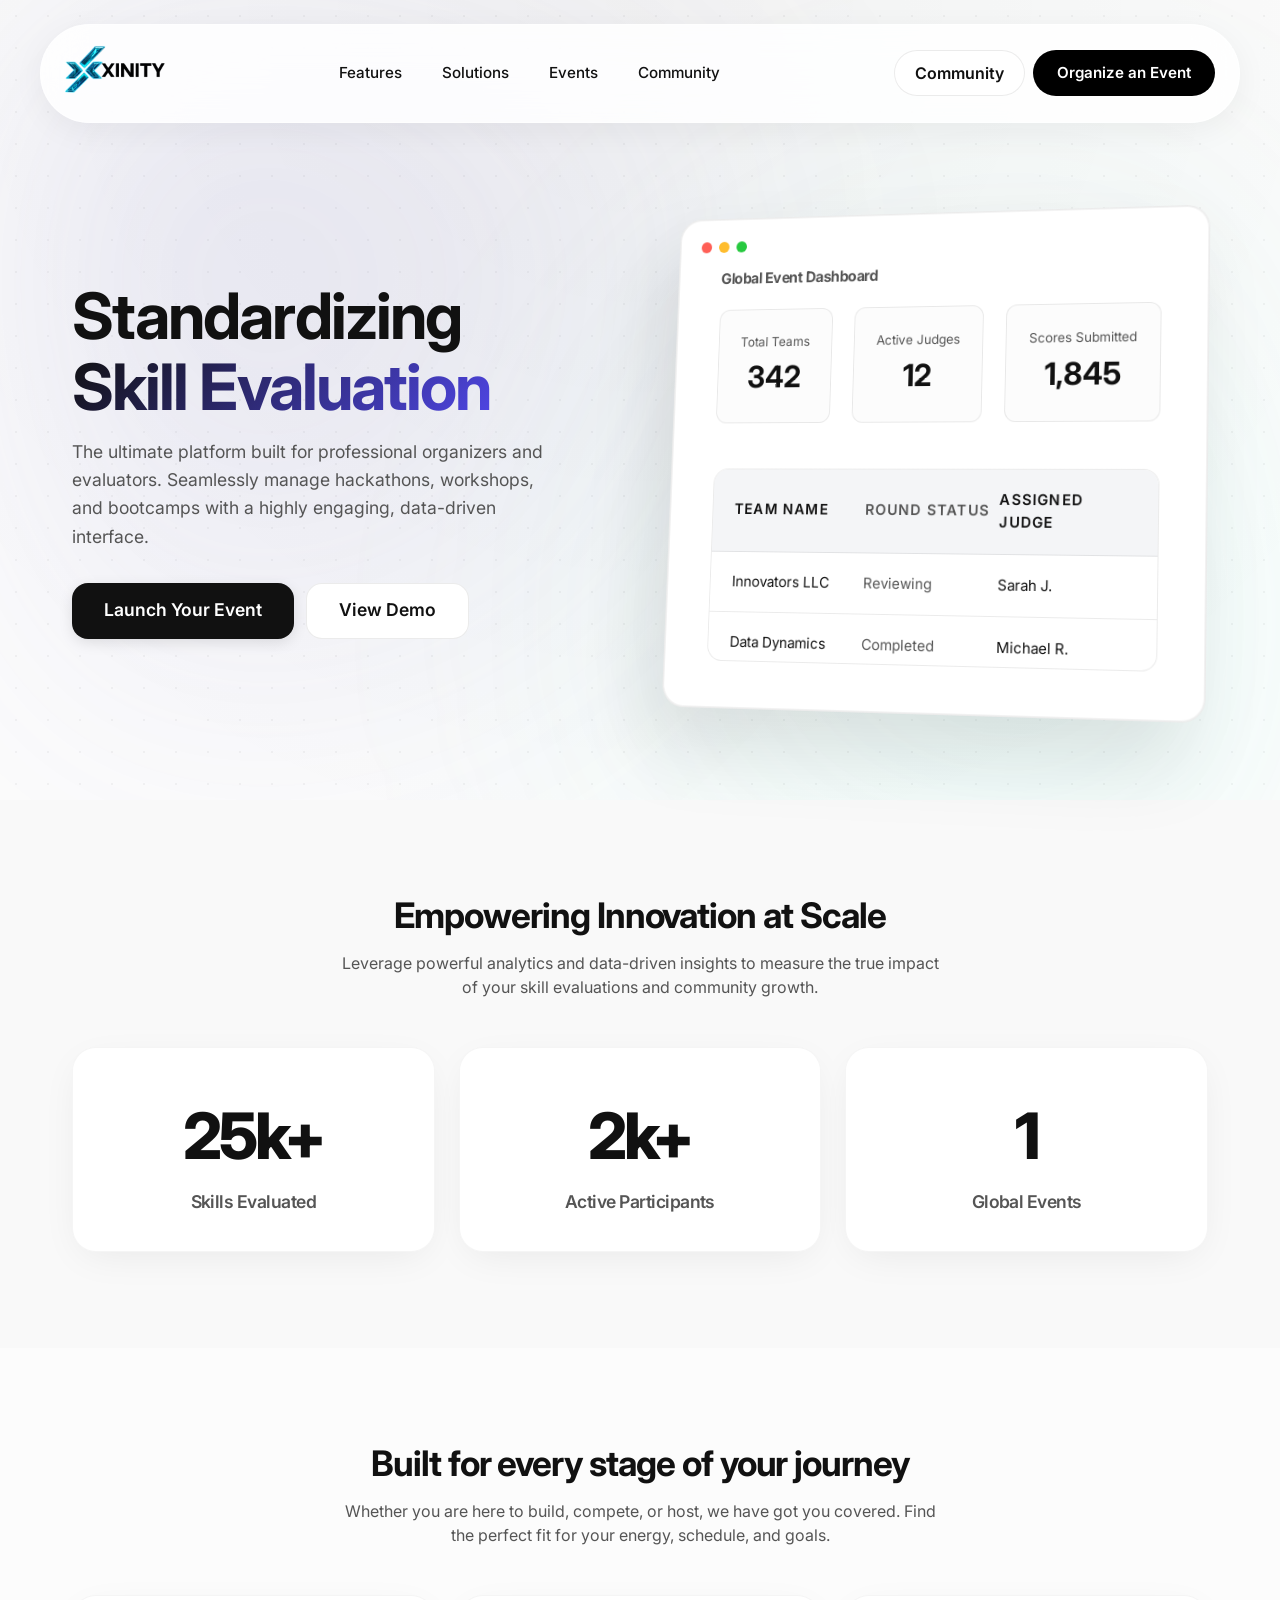
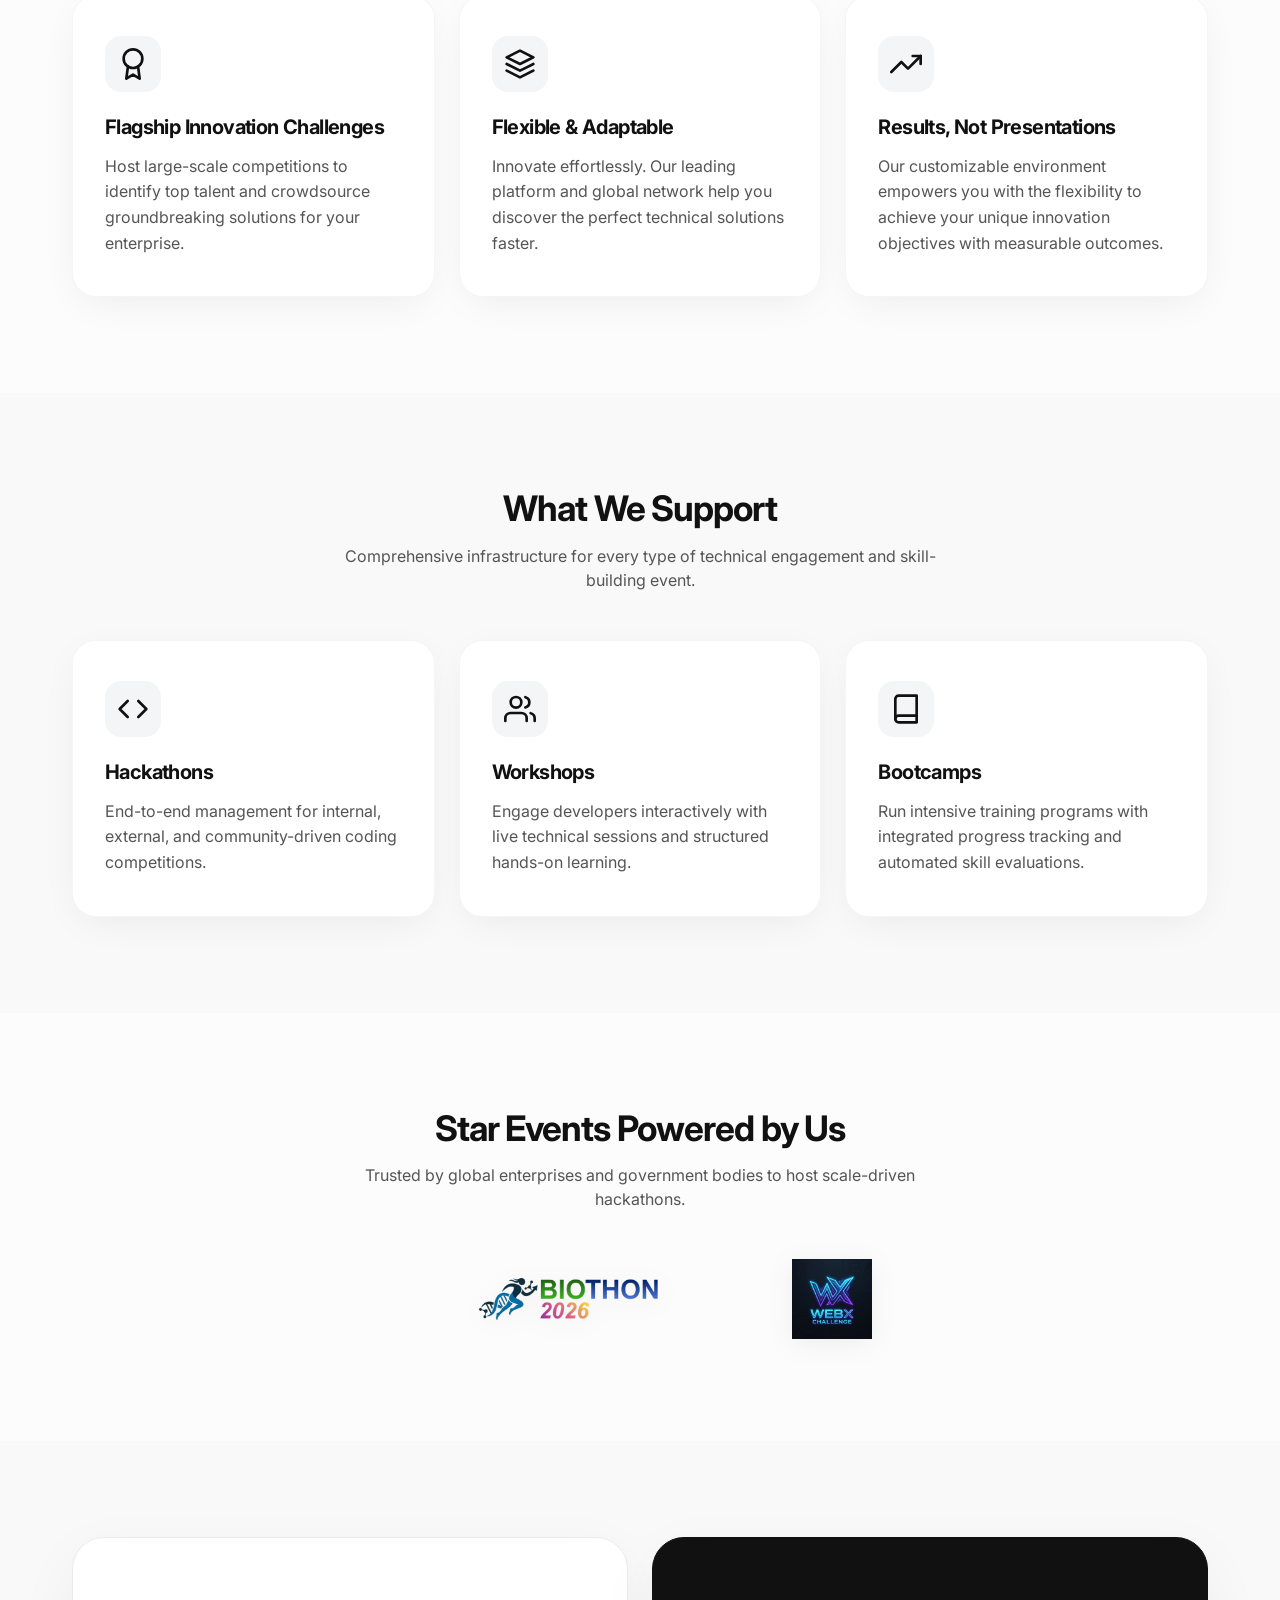
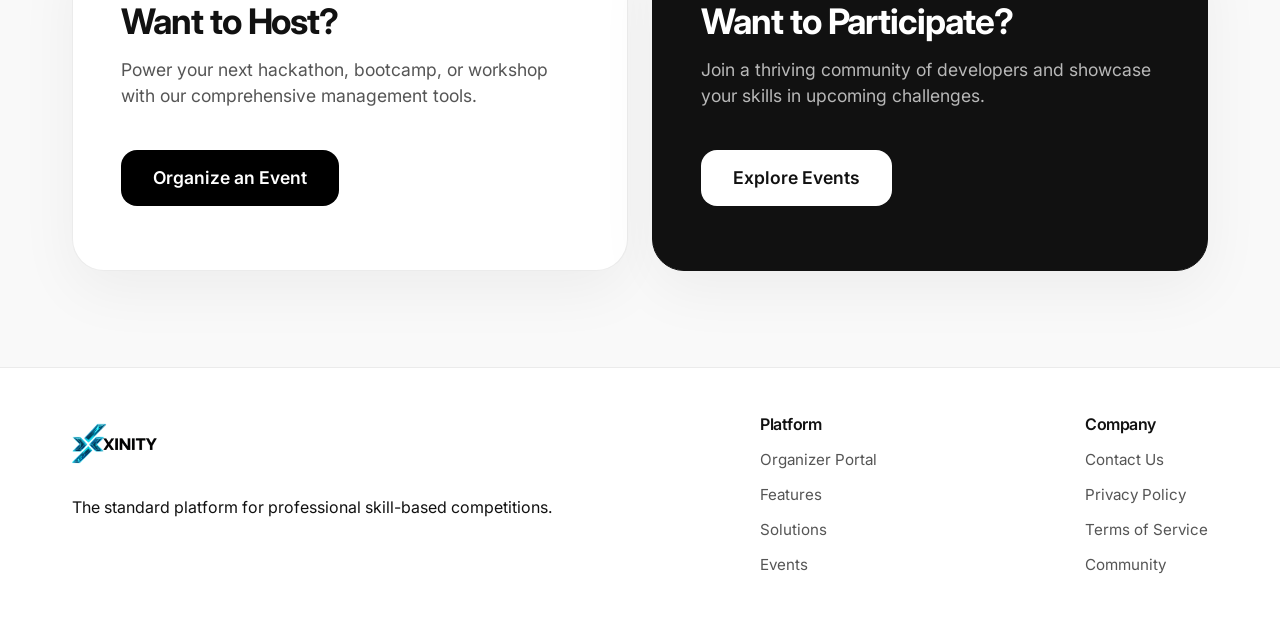
<file: index.html>
<!DOCTYPE html>
<html lang="en">
<head>
    <meta charset="UTF-8">
    <meta name="viewport" content="width=device-width, initial-scale=1.0">
    <title>Xinity | Event Management System</title>
    <link rel="preconnect" href="https://fonts.googleapis.com">
    <link rel="preconnect" href="https://fonts.gstatic.com" crossorigin>
    <link href="https://fonts.googleapis.com/css2?family=Inter:wght@400;500;600;700;800&display=swap" rel="stylesheet">
    <link rel="stylesheet" href="style.css?v=1786297026">
    <link rel="preload" as="image" href="assets/xinity-logo-final.png">
</head>
<body>
    <header class="navbar">
        <div class="container nav-container">
            <div class="logo-wrapper">
                <a href="/">
                    <img src="assets/xinity-logo-final.png" alt="Xinity" class="header-logo">
                </a>
            </div>
            <nav class="nav-links">
                <a href="features.html">Features</a>
                <a href="solutions.html">Solutions</a>
                <a href="events.html">Events</a>
                <a href="community.html">Community</a>
            </nav>
            <div class="nav-actions">
                <a href="https://whatsapp.com/channel/0029VbC7dCILCoX1fbl22q27" class="btn btn-secondary" target="_blank">Community</a>
                <a href="https://event.xinity.in" class="btn btn-primary" target="_blank">Organize an Event</a>
            </div>
        </div>
    </header>

    <main>
        <section class="section hero-section">
            <div class="container hero-container">
                <div class="hero-content">
                    <h1 class="hero-title stagger-1">Standardizing <span class="text-gradient">Skill Evaluation</span></h1>
                    <p class="stagger-2" style="font-size: 1.25rem; color: var(--text-secondary); margin-bottom: 2.5rem; line-height: 1.6;">The ultimate platform built for professional organizers and evaluators. Seamlessly manage hackathons, workshops, and bootcamps with a highly engaging, data-driven interface.</p>
                    <div class="stagger-3" style="display: flex; gap: 1rem; flex-wrap: wrap;">
                        <a href="https://event.xinity.in" class="btn btn-primary btn-large glow-btn" target="_blank">Launch Your Event</a>
                        <a href="#demo" class="btn btn-secondary btn-large">View Demo</a>
                    </div>
                </div>
                
                <div class="hero-visual">
                    <div class="mockup-wrapper">
                        <div class="mockup-sidebar">
                            <div class="mockup-sidebar-logo">XINITY ADMIN</div>
                            <div class="mockup-nav-item active">Overview</div>
                            <div class="mockup-nav-item">Participants</div>
                            <div class="mockup-nav-item">Rounds</div>
                        </div>
                        <div class="mockup-main" id="mockup-overview">
                            <div class="mockup-header" style="margin-top: 0.5rem; margin-bottom: 1.5rem;">
                                <div style="display: flex; align-items: center;">
                                    <h3 style="font-size: 1rem; color: var(--text-secondary);">Global Event Dashboard</h3>
                                </div>
                            </div>
                            <div class="mockup-stats-grid">
                                <div class="mockup-stat-card">
                                    <div class="mockup-stat-label">Total Teams</div>
                                    <div class="mockup-stat-value">342</div>
                                </div>
                                <div class="mockup-stat-card">
                                    <div class="mockup-stat-label">Active Judges</div>
                                    <div class="mockup-stat-value">12</div>
                                </div>
                                <div class="mockup-stat-card">
                                    <div class="mockup-stat-label">Scores Submitted</div>
                                    <div class="mockup-stat-value">1,845</div>
                                </div>
                            </div>
                            <div class="mockup-table">
                                <div class="mockup-table-row header">
                                    <div class="mockup-col">Team Name</div>
                                    <div class="mockup-col">Round Status</div>
                                    <div class="mockup-col">Assigned Judge</div>
                                </div>
                                <div class="mockup-table-row">
                                    <div class="mockup-col">Innovators LLC</div>
                                    <div class="mockup-col">Reviewing</div>
                                    <div class="mockup-col" data-mobile-label="Judge: ">Sarah J.</div>
                                </div>
                                <div class="mockup-table-row">
                                    <div class="mockup-col">Data Dynamics</div>
                                    <div class="mockup-col">Completed</div>
                                    <div class="mockup-col" data-mobile-label="Judge: ">Michael R.</div>
                                </div>
                                <div class="mockup-table-row">
                                    <div class="mockup-col">Quantum Shift</div>
                                    <div class="mockup-col">Completed</div>
                                    <div class="mockup-col" data-mobile-label="Judge: ">Elena V.</div>
                                </div>
                            </div>
                        </div>
                    </div>
                </div>
            </div>
        </section>

        <!-- Analytics Section -->
        <section class="section section-bg">
            <div class="container">
                <div class="section-header">
                    <h2>Empowering Innovation at Scale</h2>
                    <p style="color: var(--text-secondary); max-width: 600px; margin: 0 auto;">Leverage powerful analytics and data-driven insights to measure the true impact of your skill evaluations and community growth.</p>
                </div>
                <div class="features-grid" id="stats-container">
                    <div class="feature-card tilt-card" style="text-align: center;">
                        <div class="tilt-inner">
                            <div class="stat-number" data-target="25" data-suffix="k+" style="font-size: 4rem; font-weight: 800; margin-bottom: 0.5rem; letter-spacing: -0.05em; color: var(--text-primary);">0</div>
                            <h3 style="font-size: 1.1rem; font-weight: 600; margin-bottom: 0; color: var(--text-secondary);">Skills Evaluated</h3>
                        </div>
                    </div>
                    <div class="feature-card tilt-card" style="text-align: center;">
                        <div class="tilt-inner">
                            <div class="stat-number" data-target="2" data-suffix="k+" style="font-size: 4rem; font-weight: 800; margin-bottom: 0.5rem; letter-spacing: -0.05em; color: var(--text-primary);">0</div>
                            <h3 style="font-size: 1.1rem; font-weight: 600; margin-bottom: 0; color: var(--text-secondary);">Active Participants</h3>
                        </div>
                    </div>
                    <div class="feature-card tilt-card" style="text-align: center;">
                        <div class="tilt-inner">
                            <div class="stat-number" data-target="1" data-suffix="" style="font-size: 4rem; font-weight: 800; margin-bottom: 0.5rem; letter-spacing: -0.05em; color: var(--text-primary);">0</div>
                            <h3 style="font-size: 1.1rem; font-weight: 600; margin-bottom: 0; color: var(--text-secondary);">Global Events</h3>
                        </div>
                    </div>
                </div>
            </div>
        </section>

        <!-- Solutions / Features Section -->
        <section class="section">
            <div class="container">
                <div class="section-header">
                    <h2>Built for every stage of your journey</h2>
                    <p style="color: var(--text-secondary); max-width: 600px; margin: 0 auto;">Whether you are here to build, compete, or host, we have got you covered. Find the perfect fit for your energy, schedule, and goals.</p>
                </div>
                
                <div class="features-grid">
                    <div class="feature-card">
                        <div class="feature-icon">
                            <svg width="32" height="32" viewBox="0 0 24 24" fill="none" stroke="currentColor" stroke-width="2" stroke-linecap="round" stroke-linejoin="round"><circle cx="12" cy="8" r="7"></circle><polyline points="8.21 13.89 7 23 12 20 17 23 15.79 13.88"></polyline></svg>
                        </div>
                        <h3>Flagship Innovation Challenges</h3>
                        <p>Host large-scale competitions to identify top talent and crowdsource groundbreaking solutions for your enterprise.</p>
                    </div>
                    <div class="feature-card">
                        <div class="feature-icon">
                            <svg width="32" height="32" viewBox="0 0 24 24" fill="none" stroke="currentColor" stroke-width="2" stroke-linecap="round" stroke-linejoin="round"><polygon points="12 2 2 7 12 12 22 7 12 2"></polygon><polyline points="2 17 12 22 22 17"></polyline><polyline points="2 12 12 17 22 12"></polyline></svg>
                        </div>
                        <h3>Flexible & Adaptable</h3>
                        <p>Innovate effortlessly. Our leading platform and global network help you discover the perfect technical solutions faster.</p>
                    </div>
                    <div class="feature-card">
                        <div class="feature-icon">
                            <svg width="32" height="32" viewBox="0 0 24 24" fill="none" stroke="currentColor" stroke-width="2" stroke-linecap="round" stroke-linejoin="round"><polyline points="23 6 13.5 15.5 8.5 10.5 1 18"></polyline><polyline points="17 6 23 6 23 12"></polyline></svg>
                        </div>
                        <h3>Results, Not Presentations</h3>
                        <p>Our customizable environment empowers you with the flexibility to achieve your unique innovation objectives with measurable outcomes.</p>
                    </div>
                </div>
            </div>
        </section>

        <!-- What We Support Section -->
        <section class="section section-bg">
            <div class="container">
                <div class="section-header">
                    <h2>What We Support</h2>
                    <p style="color: var(--text-secondary); max-width: 600px; margin: 0 auto;">Comprehensive infrastructure for every type of technical engagement and skill-building event.</p>
                </div>
                <div class="features-grid">
                    <div class="feature-card">
                        <div class="feature-icon">
                            <svg width="32" height="32" viewBox="0 0 24 24" fill="none" stroke="currentColor" stroke-width="2" stroke-linecap="round" stroke-linejoin="round"><polyline points="16 18 22 12 16 6"></polyline><polyline points="8 6 2 12 8 18"></polyline></svg>
                        </div>
                        <h3>Hackathons</h3>
                        <p>End-to-end management for internal, external, and community-driven coding competitions.</p>
                    </div>
                    <div class="feature-card">
                        <div class="feature-icon">
                            <svg width="32" height="32" viewBox="0 0 24 24" fill="none" stroke="currentColor" stroke-width="2" stroke-linecap="round" stroke-linejoin="round"><path d="M17 21v-2a4 4 0 0 0-4-4H5a4 4 0 0 0-4 4v2"></path><circle cx="9" cy="7" r="4"></circle><path d="M23 21v-2a4 4 0 0 0-3-3.87"></path><path d="M16 3.13a4 4 0 0 1 0 7.75"></path></svg>
                        </div>
                        <h3>Workshops</h3>
                        <p>Engage developers interactively with live technical sessions and structured hands-on learning.</p>
                    </div>
                    <div class="feature-card">
                        <div class="feature-icon">
                            <svg width="32" height="32" viewBox="0 0 24 24" fill="none" stroke="currentColor" stroke-width="2" stroke-linecap="round" stroke-linejoin="round"><path d="M4 19.5A2.5 2.5 0 0 1 6.5 17H20"></path><path d="M6.5 2H20v20H6.5A2.5 2.5 0 0 1 4 19.5v-15A2.5 2.5 0 0 1 6.5 2z"></path></svg>
                        </div>
                        <h3>Bootcamps</h3>
                        <p>Run intensive training programs with integrated progress tracking and automated skill evaluations.</p>
                    </div>
                </div>
            </div>
        </section>

        <!-- Star Events Section -->
        <section class="section">
            <div class="container">
                <div class="section-header">
                    <h2>Star Events Powered by Us</h2>
                    <p style="color: var(--text-secondary); max-width: 600px; margin: 0 auto;">Trusted by global enterprises and government bodies to host scale-driven hackathons.</p>
                </div>
                <div style="display: flex; flex-wrap: wrap; gap: 4rem; justify-content: center; align-items: center; margin-top: 2rem;">
                    <a href="biothon.html" class="event-logo-link">
                        <img src="assets/biothon-logo.png" alt="Biothon Logo" class="event-logo">
                    </a>
                    <a href="webx.html" class="event-logo-link">
                        <img src="assets/webx-logo.png" alt="WebX Challenge Logo" class="event-logo">
                    </a>
                </div>
            </div>
        </section>

        <section class="section section-bg">
            <div class="container">
                <div class="solutions-grid">
                    <div class="cta-box" style="padding: 4rem 3rem; text-align: left; display: flex; flex-direction: column; justify-content: space-between; align-items: flex-start;">
                        <div>
                            <h2 style="font-size: 2.2rem; margin-bottom: 1rem;">Want to Host?</h2>
                            <p style="margin-bottom: 2.5rem; color: var(--text-secondary); font-size: 1.1rem;">Power your next hackathon, bootcamp, or workshop with our comprehensive management tools.</p>
                        </div>
                        <a href="https://event.xinity.in" class="btn btn-primary btn-large" style="width: auto; padding: 0 2rem;" target="_blank">Organize an Event</a>
                    </div>
                    <div class="cta-box" style="padding: 4rem 3rem; text-align: left; background: var(--text-primary); color: white; border-color: var(--text-primary); display: flex; flex-direction: column; justify-content: space-between; align-items: flex-start;">
                        <div>
                            <h2 style="font-size: 2.2rem; margin-bottom: 1rem; color: white;">Want to Participate?</h2>
                            <p style="margin-bottom: 2.5rem; color: rgba(255,255,255,0.7); font-size: 1.1rem;">Join a thriving community of developers and showcase your skills in upcoming challenges.</p>
                        </div>
                        <a href="events.html" class="btn btn-secondary btn-large" style="width: auto; padding: 0 2rem; color: var(--text-primary); border: none;">Explore Events</a>
                    </div>
                </div>
            </div>
        </section>
    </main>

    <footer class="footer">
        <div class="container">
            <div class="footer-grid">
                <div>
                    <a href="/">
                        <img src="assets/xinity-logo-final.png" alt="Xinity" class="footer-logo-img">
                    </a>
                    <p class="footer-desc">The standard platform for professional skill-based competitions.</p>
                </div>
                <div class="footer-col">
                    <h4>Platform</h4>
                    <a href="https://event.xinity.in">Organizer Portal</a>
                    <a href="features.html">Features</a>
                    <a href="solutions.html">Solutions</a>
                    <a href="events.html">Events</a>
                </div>
                <div class="footer-col">
                    <h4>Company</h4>
                    <a href="contact.html">Contact Us</a>
                    <a href="privacy.html">Privacy Policy</a>
                    <a href="terms.html">Terms of Service</a>
                    <a href="https://whatsapp.com/channel/0029VbC7dCILCoX1fbl22q27">Community</a>
                </div>
            </div>
        </div>
    </footer>
    <script src="script.js"></script>
</body>
</html>
</file>
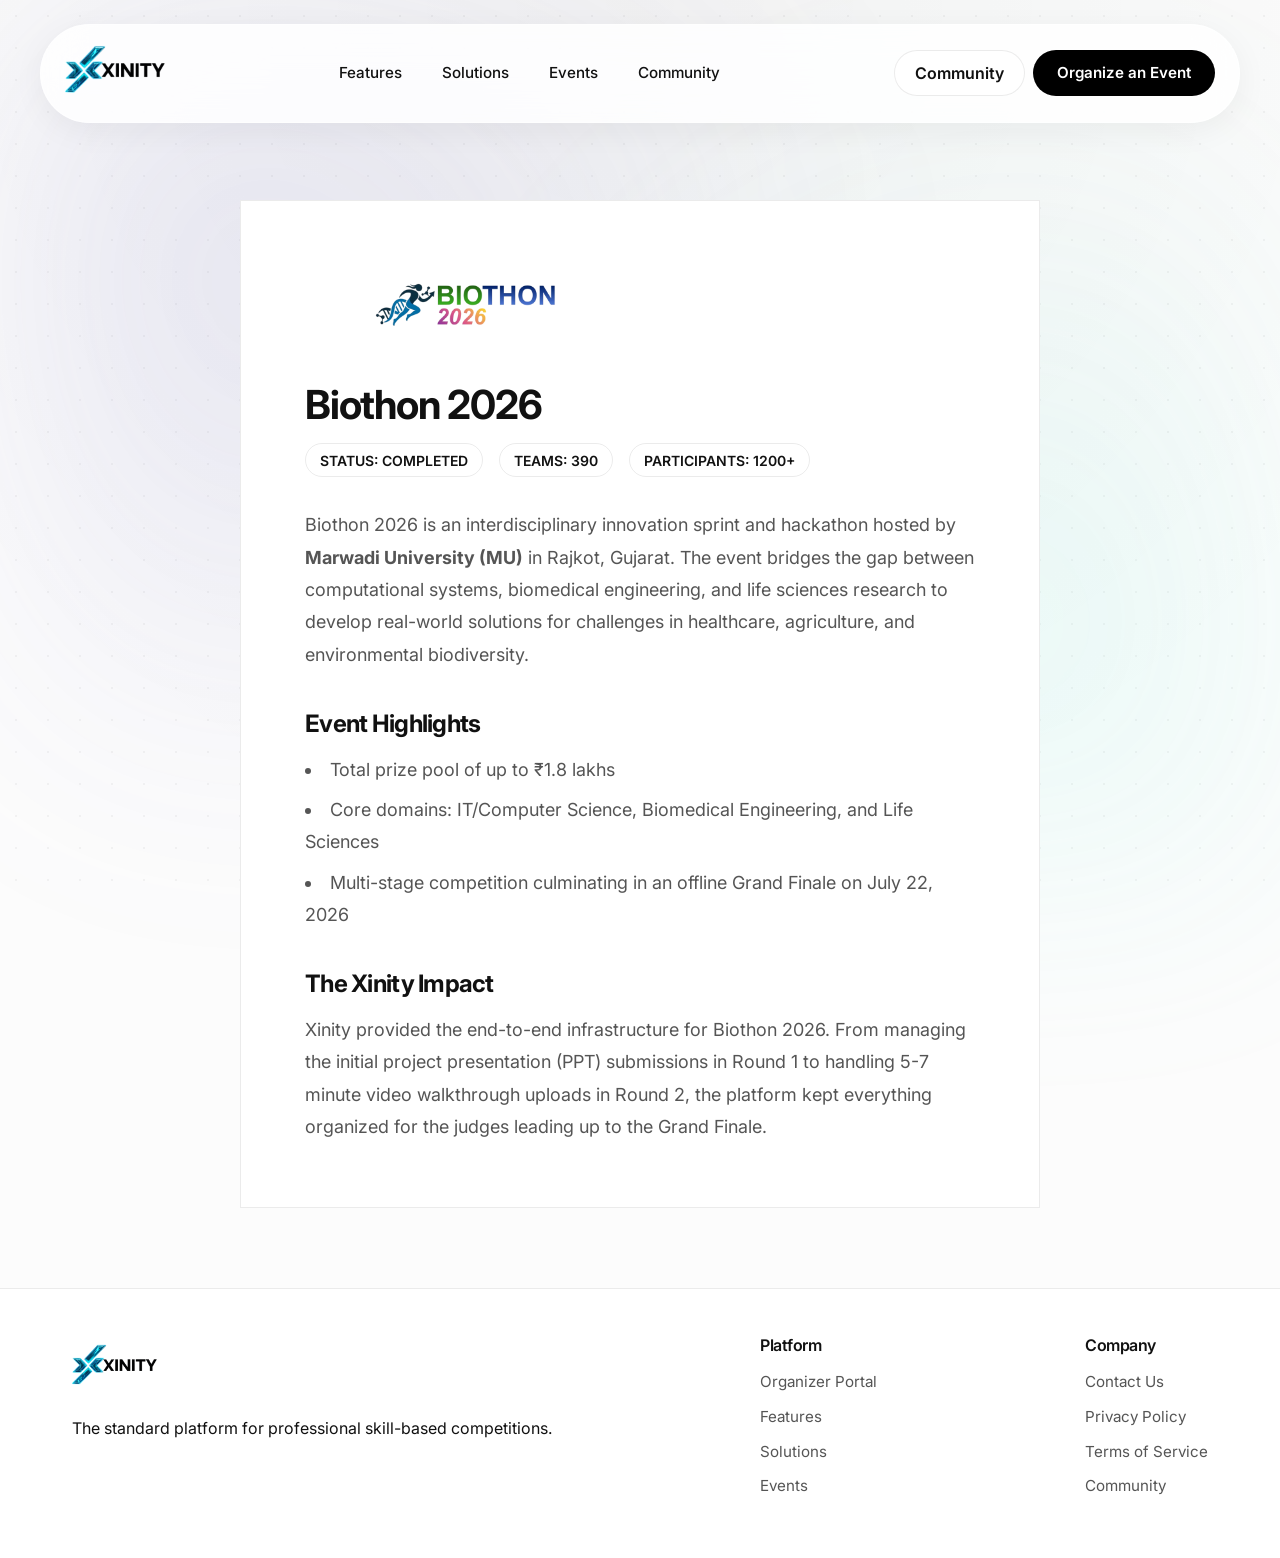
<file: biothon.html>
<!DOCTYPE html>
<html lang="en">
<head>
    <meta charset="UTF-8">
    <meta name="viewport" content="width=device-width, initial-scale=1.0">
    <title>Biothon 2026 | Xinity Event</title>
    <link rel="preconnect" href="https://fonts.googleapis.com">
    <link rel="preconnect" href="https://fonts.gstatic.com" crossorigin>
    <link href="https://fonts.googleapis.com/css2?family=Inter:wght@400;500;600;700;800&display=swap" rel="stylesheet">
    <link rel="stylesheet" href="style.css?v=1786297026">
    <link rel="preload" as="image" href="assets/xinity-logo-final.png">
</head>
<body>
    <header class="navbar">
        <div class="container nav-container">
            <div class="logo-wrapper">
                <a href="/">
                    <img src="assets/xinity-logo-final.png" alt="Xinity" class="header-logo">
                </a>
            </div>
            <nav class="nav-links">
                <a href="features.html">Features</a>
                <a href="solutions.html">Solutions</a>
                <a href="events.html" class="active">Events</a>
                <a href="community.html">Community</a>
            </nav>
            <div class="nav-actions">
                <a href="https://whatsapp.com/channel/0029VbC7dCILCoX1fbl22q27" class="btn btn-secondary" target="_blank">Community</a>
                <a href="https://event.xinity.in" class="btn btn-primary" target="_blank">Organize an Event</a>
            </div>
        </div>
    </header>

    <main>
        <section class="section hero-section">
            <div class="container">
                <div style="max-width: 800px; margin: 0 auto; background: white; border: 1px solid var(--border-light); border-radius: var(--radius-xl); padding: 4rem; box-shadow: var(--shadow-md);">
                    <img src="assets/biothon-logo.png" alt="Biothon Logo" style="height: 80px; margin-bottom: 2rem;">
                    
                    <h1 style="font-size: 2.5rem; margin-bottom: 1rem;">Biothon 2026</h1>
                    <div style="display: flex; flex-wrap: wrap; gap: 1rem; margin-bottom: 2rem;">
                        <span style="padding: 0.35rem 0.875rem; background: var(--bg-surface); border: 1px solid var(--border-light); border-radius: 99px; font-size: 0.875rem; font-weight: 600;">STATUS: COMPLETED</span>
                        <span style="padding: 0.35rem 0.875rem; background: var(--bg-surface); border: 1px solid var(--border-light); border-radius: 99px; font-size: 0.875rem; font-weight: 600;">TEAMS: 390</span>
                        <span style="padding: 0.35rem 0.875rem; background: var(--bg-surface); border: 1px solid var(--border-light); border-radius: 99px; font-size: 0.875rem; font-weight: 600;">PARTICIPANTS: 1200+</span>
                    </div>

                    <div style="font-size: 1.125rem; color: var(--text-secondary); line-height: 1.8;">
                        <p style="margin-bottom: 1.5rem;">Biothon 2026 is an interdisciplinary innovation sprint and hackathon hosted by <strong>Marwadi University (MU)</strong> in Rajkot, Gujarat. The event bridges the gap between computational systems, biomedical engineering, and life sciences research to develop real-world solutions for challenges in healthcare, agriculture, and environmental biodiversity.</p>
                        
                        <h3 style="color: var(--text-primary); margin: 2.5rem 0 1rem; font-size: 1.5rem;">Event Highlights</h3>
                        <ul style="list-style-position: inside; margin-bottom: 1.5rem;">
                            <li style="margin-bottom: 0.5rem;">Total prize pool of up to ₹1.8 lakhs</li>
                            <li style="margin-bottom: 0.5rem;">Core domains: IT/Computer Science, Biomedical Engineering, and Life Sciences</li>
                            <li style="margin-bottom: 0.5rem;">Multi-stage competition culminating in an offline Grand Finale on July 22, 2026</li>
                        </ul>
                        
                        <h3 style="color: var(--text-primary); margin: 2.5rem 0 1rem; font-size: 1.5rem;">The Xinity Impact</h3>
                        <p>Xinity provided the end-to-end infrastructure for Biothon 2026. From managing the initial project presentation (PPT) submissions in Round 1 to handling 5-7 minute video walkthrough uploads in Round 2, the platform kept everything organized for the judges leading up to the Grand Finale.</p>
                    </div>
                </div>
            </div>
        </section>
    </main>

    <footer class="footer">
        <div class="container">
            <div class="footer-grid">
                <div>
                    <a href="/">
                        <img src="assets/xinity-logo-final.png" alt="Xinity" class="footer-logo-img">
                    </a>
                    <p class="footer-desc">The standard platform for professional skill-based competitions.</p>
                </div>
                <div class="footer-col">
                    <h4>Platform</h4>
                    <a href="https://event.xinity.in">Organizer Portal</a>
                    <a href="features.html">Features</a>
                    <a href="solutions.html">Solutions</a>
                    <a href="events.html">Events</a>
                </div>
                <div class="footer-col">
                    <h4>Company</h4>
                    <a href="contact.html">Contact Us</a>
                    <a href="privacy.html">Privacy Policy</a>
                    <a href="terms.html">Terms of Service</a>
                    <a href="https://whatsapp.com/channel/0029VbC7dCILCoX1fbl22q27">Community</a>
                </div>
            </div>
        </div>
    </footer>
    <script src="script.js"></script>
</body>
</html>
</file>
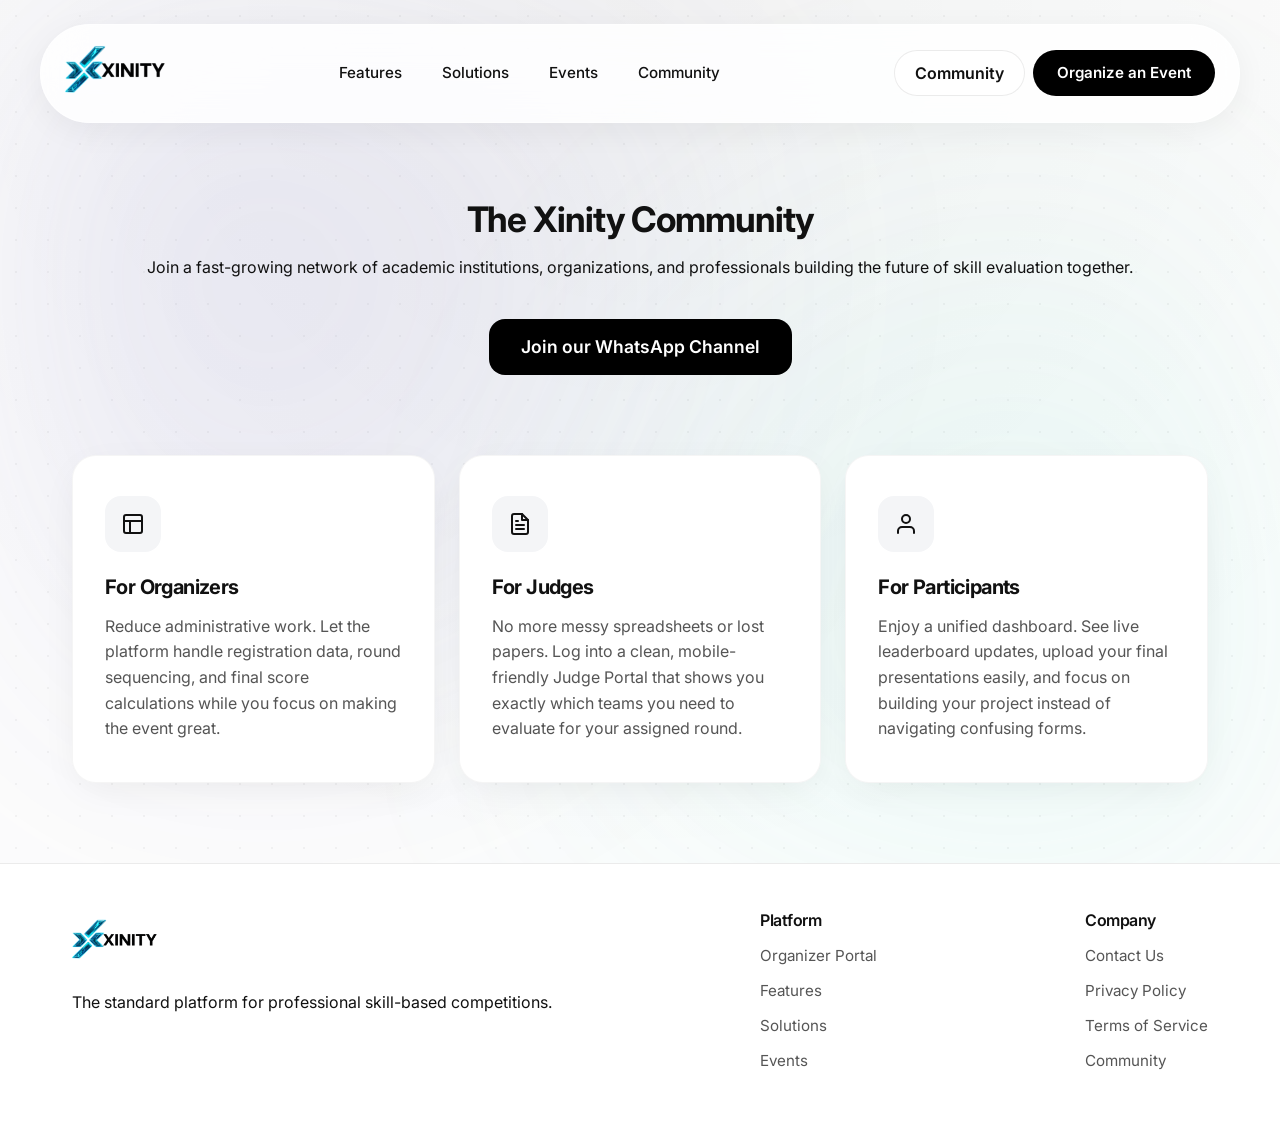
<file: community.html>
<!DOCTYPE html>
<html lang="en">
<head>
    <meta charset="UTF-8">
    <meta name="viewport" content="width=device-width, initial-scale=1.0">
    <title>Community | Xinity Event Management System</title>
    <meta name="description" content="Join the fast-growing network of academic institutions and professionals building the future of skill evaluation together on Xinity.">
    <link rel="preconnect" href="https://fonts.googleapis.com">
    <link rel="preconnect" href="https://fonts.gstatic.com" crossorigin>
    <link href="https://fonts.googleapis.com/css2?family=Inter:wght@400;500;600;700;800&display=swap" rel="stylesheet">
    <link rel="stylesheet" href="style.css?v=1786297026">
    <link rel="preload" as="image" href="assets/xinity-logo-final.png">
</head>
<body>
    <header class="navbar">
        <div class="container nav-container">
            <div class="logo-wrapper">
                <a href="/">
                    <img src="assets/xinity-logo-final.png" alt="Xinity" class="header-logo">
                </a>
            </div>
            <nav class="nav-links">
                <a href="features.html">Features</a>
                <a href="solutions.html">Solutions</a>
                <a href="events.html">Events</a>
                <a href="community.html" class="active">Community</a>
            </nav>
            <div class="nav-actions">
                <a href="https://whatsapp.com/channel/0029VbC7dCILCoX1fbl22q27" class="btn btn-secondary" target="_blank">Community</a>
                <a href="https://event.xinity.in" class="btn btn-primary" target="_blank">Organize an Event</a>
            </div>
        </div>
    </header>

    <main>
        <section class="section hero-section">
            <div class="container">
                <div class="section-header">
                    <h2>The Xinity Community</h2>
                    <p>Join a fast-growing network of academic institutions, organizations, and professionals building the future of skill evaluation together.</p>
                    <div style="margin-top: 2.5rem;">
                        <a href="https://whatsapp.com/channel/0029VbC7dCILCoX1fbl22q27" class="btn btn-primary btn-large" target="_blank">Join our WhatsApp Channel</a>
                    </div>
                </div>
                
                <div class="features-grid" style="margin-top: 5rem;">
                    <div class="feature-card">
                        <div class="feature-icon"><svg xmlns="http://www.w3.org/2000/svg" width="24" height="24" viewBox="0 0 24 24" fill="none" stroke="currentColor" stroke-width="2" stroke-linecap="round" stroke-linejoin="round"><rect x="3" y="3" width="18" height="18" rx="2" ry="2"></rect><line x1="3" y1="9" x2="21" y2="9"></line><line x1="9" y1="21" x2="9" y2="9"></line></svg></div>
                        <h3>For Organizers</h3>
                        <p>Reduce administrative work. Let the platform handle registration data, round sequencing, and final score calculations while you focus on making the event great.</p>
                    </div>
                    
                    <div class="feature-card">
                        <div class="feature-icon"><svg xmlns="http://www.w3.org/2000/svg" width="24" height="24" viewBox="0 0 24 24" fill="none" stroke="currentColor" stroke-width="2" stroke-linecap="round" stroke-linejoin="round"><path d="M14 2H6a2 2 0 0 0-2 2v16a2 2 0 0 0 2 2h12a2 2 0 0 0 2-2V8z"></path><polyline points="14 2 14 8 20 8"></polyline><line x1="16" y1="13" x2="8" y2="13"></line><line x1="16" y1="17" x2="8" y2="17"></line><polyline points="10 9 9 9 8 9"></polyline></svg></div>
                        <h3>For Judges</h3>
                        <p>No more messy spreadsheets or lost papers. Log into a clean, mobile-friendly Judge Portal that shows you exactly which teams you need to evaluate for your assigned round.</p>
                    </div>
                    
                    <div class="feature-card">
                        <div class="feature-icon"><svg xmlns="http://www.w3.org/2000/svg" width="24" height="24" viewBox="0 0 24 24" fill="none" stroke="currentColor" stroke-width="2" stroke-linecap="round" stroke-linejoin="round"><path d="M20 21v-2a4 4 0 0 0-4-4H8a4 4 0 0 0-4 4v2"></path><circle cx="12" cy="7" r="4"></circle></svg></div>
                        <h3>For Participants</h3>
                        <p>Enjoy a unified dashboard. See live leaderboard updates, upload your final presentations easily, and focus on building your project instead of navigating confusing forms.</p>
                    </div>
                </div>
            </div>
        </section>
    </main>

    <footer class="footer">
        <div class="container">
            <div class="footer-grid">
                <div>
                    <a href="/">
                        <img src="assets/xinity-logo-final.png" alt="Xinity" class="footer-logo-img">
                    </a>
                    <p class="footer-desc">The standard platform for professional skill-based competitions.</p>
                </div>
                <div class="footer-col">
                    <h4>Platform</h4>
                    <a href="https://event.xinity.in">Organizer Portal</a>
                    <a href="features.html">Features</a>
                    <a href="solutions.html">Solutions</a>
                    <a href="events.html">Events</a>
                </div>
                <div class="footer-col">
                    <h4>Company</h4>
                    <a href="contact.html">Contact Us</a>
                    <a href="privacy.html">Privacy Policy</a>
                    <a href="terms.html">Terms of Service</a>
                    <a href="https://whatsapp.com/channel/0029VbC7dCILCoX1fbl22q27">Community</a>
                </div>
            </div>
        </div>
    </footer>
    <script src="script.js"></script>
</body>
</html>
</file>
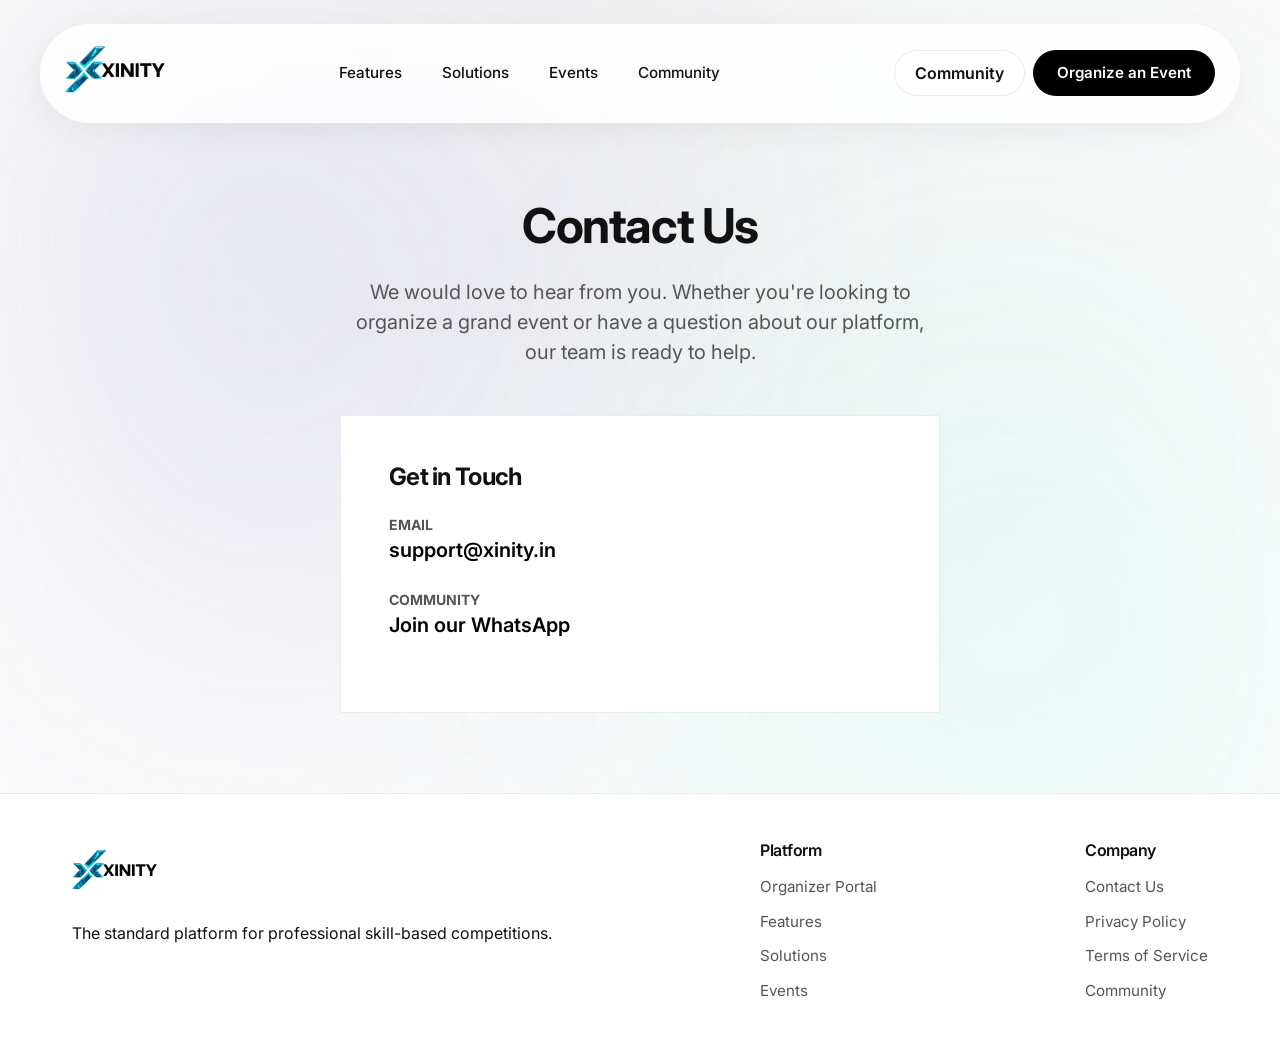
<file: contact.html>
<!DOCTYPE html>
<html lang="en">
<head>
    <meta charset="UTF-8">
    <meta name="viewport" content="width=device-width, initial-scale=1.0">
    <title>Contact Us | Xinity Event Management System</title>
    <link rel="preconnect" href="https://fonts.googleapis.com">
    <link rel="preconnect" href="https://fonts.gstatic.com" crossorigin>
    <link href="https://fonts.googleapis.com/css2?family=Inter:wght@400;500;600;700;800&display=swap" rel="stylesheet">
    <link rel="stylesheet" href="style.css?v=1786297026">
    <link rel="preload" as="image" href="assets/xinity-logo-final.png">
</head>
<body>
    <header class="navbar">
        <div class="container nav-container">
            <div class="logo-wrapper">
                <a href="/">
                    <img src="assets/xinity-logo-final.png" alt="Xinity" class="header-logo">
                </a>
            </div>
            <nav class="nav-links">
                <a href="features.html">Features</a>
                <a href="solutions.html">Solutions</a>
                <a href="events.html">Events</a>
                <a href="community.html">Community</a>
            </nav>
            <div class="nav-actions">
                <a href="https://whatsapp.com/channel/0029VbC7dCILCoX1fbl22q27" class="btn btn-secondary" target="_blank">Community</a>
                <a href="https://event.xinity.in" class="btn btn-primary" target="_blank">Organize an Event</a>
            </div>
        </div>
    </header>

    <main>
        <section class="section hero-section">
            <div class="container">
                <div style="max-width: 600px; margin: 0 auto; text-align: center;">
                    <h1 style="font-size: 3rem; margin-bottom: 1.5rem;">Contact Us</h1>
                    <p style="font-size: 1.25rem; color: var(--text-secondary); margin-bottom: 3rem;">We would love to hear from you. Whether you're looking to organize a grand event or have a question about our platform, our team is ready to help.</p>
                    
                    <div style="background: white; border: 1px solid var(--border-light); border-radius: var(--radius-xl); padding: 3rem; text-align: left; box-shadow: var(--shadow-md);">
                        <h3 style="font-size: 1.5rem; margin-bottom: 1.5rem;">Get in Touch</h3>
                        <div style="margin-bottom: 1.5rem;">
                            <strong style="display: block; color: var(--text-secondary); font-size: 0.875rem; text-transform: uppercase;">Email</strong>
                            <a href="mailto:support@xinity.in" style="font-size: 1.25rem; font-weight: 600; color: var(--accent-primary);">support@xinity.in</a>
                        </div>
                        <div style="margin-bottom: 1.5rem;">
                            <strong style="display: block; color: var(--text-secondary); font-size: 0.875rem; text-transform: uppercase;">Community</strong>
                            <a href="https://whatsapp.com/channel/0029VbC7dCILCoX1fbl22q27" target="_blank" style="font-size: 1.25rem; font-weight: 600; color: var(--accent-primary);">Join our WhatsApp</a>
                        </div>
                    </div>
                </div>
            </div>
        </section>
    </main>

    <footer class="footer">
        <div class="container">
            <div class="footer-grid">
                <div>
                    <a href="/">
                        <img src="assets/xinity-logo-final.png" alt="Xinity" class="footer-logo-img">
                    </a>
                    <p class="footer-desc">The standard platform for professional skill-based competitions.</p>
                </div>
                <div class="footer-col">
                    <h4>Platform</h4>
                    <a href="https://event.xinity.in">Organizer Portal</a>
                    <a href="features.html">Features</a>
                    <a href="solutions.html">Solutions</a>
                    <a href="events.html">Events</a>
                </div>
                <div class="footer-col">
                    <h4>Company</h4>
                    <a href="contact.html">Contact Us</a>
                    <a href="privacy.html">Privacy Policy</a>
                    <a href="terms.html">Terms of Service</a>
                    <a href="https://whatsapp.com/channel/0029VbC7dCILCoX1fbl22q27">Community</a>
                </div>
            </div>
        </div>
    </footer>
    <script src="script.js"></script>
</body>
</html>
</file>
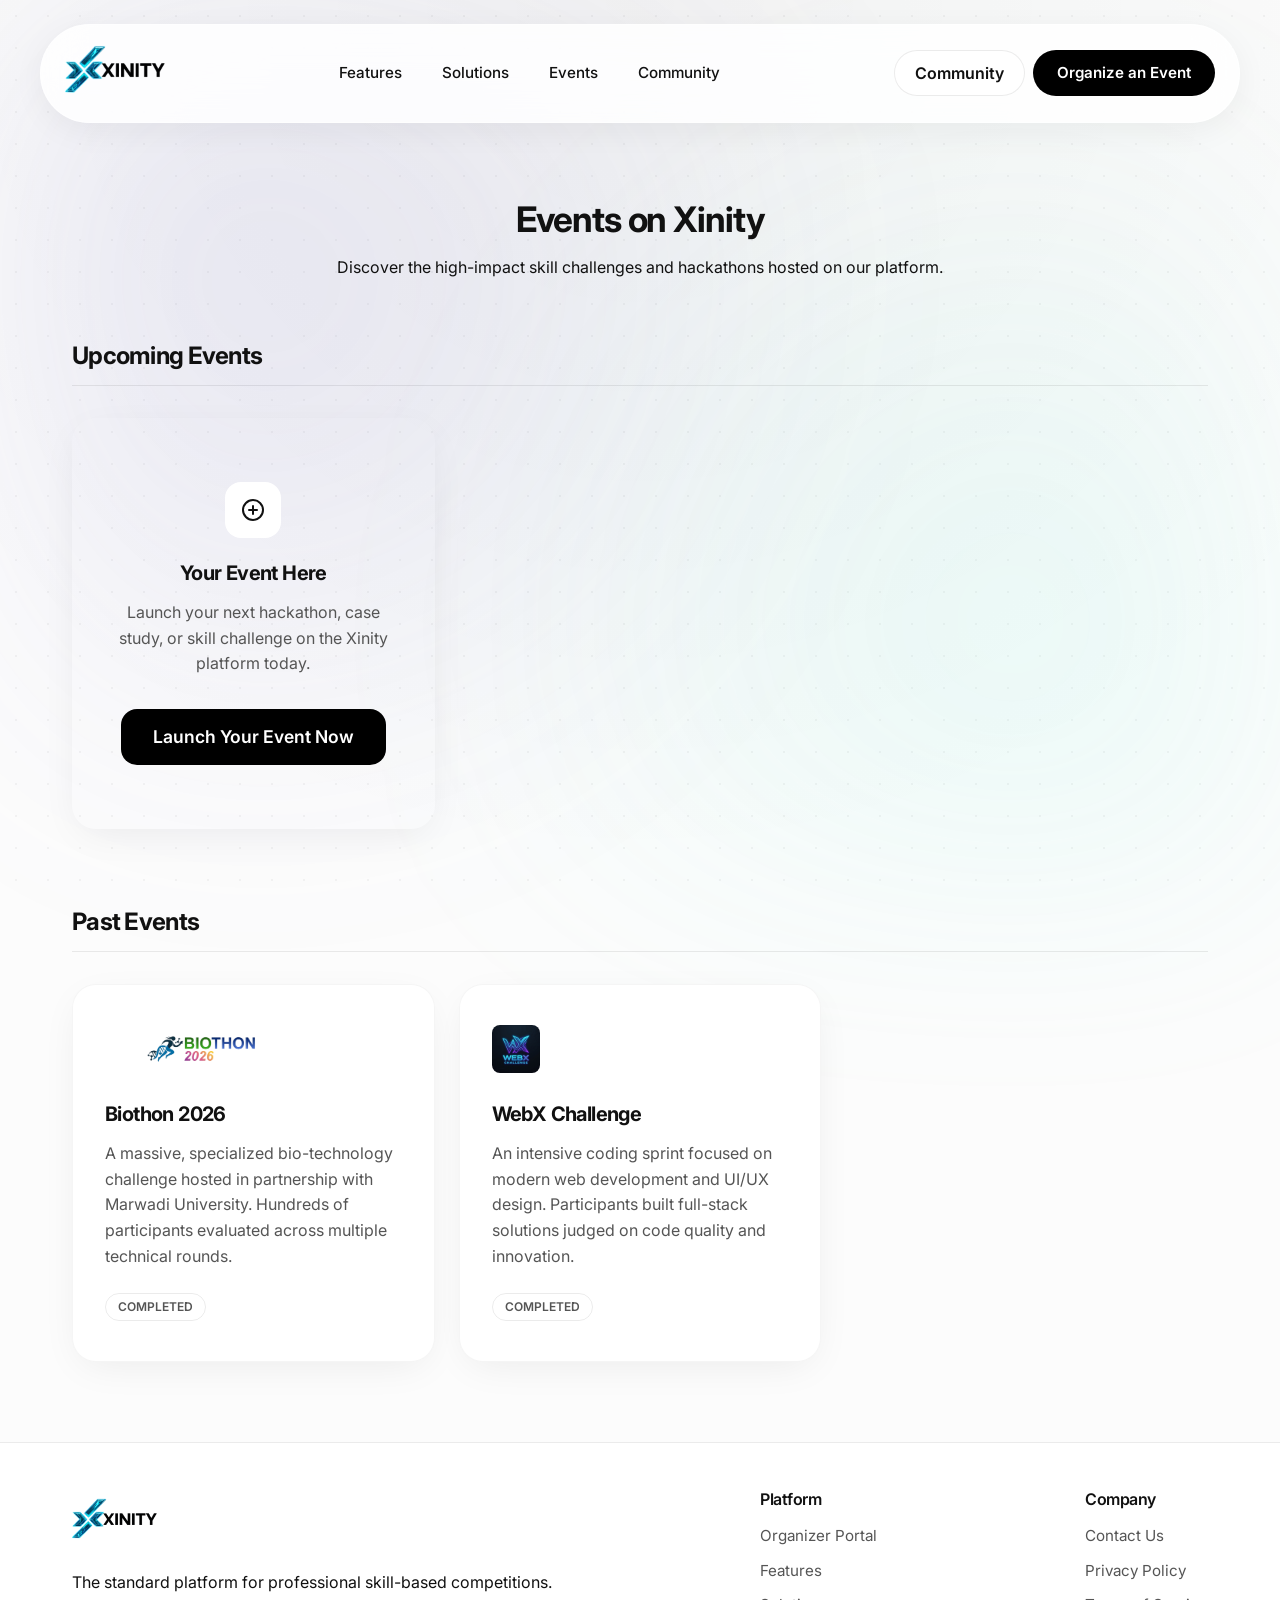
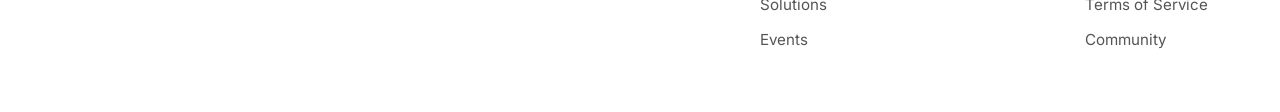
<file: events.html>
<!DOCTYPE html>
<html lang="en">
<head>
    <meta charset="UTF-8">
    <meta name="viewport" content="width=device-width, initial-scale=1.0">
    <title>Events | Xinity Event Management System</title>
    <meta name="description" content="View past and upcoming skill-based competitions hosted on the Xinity platform.">
    <link rel="preconnect" href="https://fonts.googleapis.com">
    <link rel="preconnect" href="https://fonts.gstatic.com" crossorigin>
    <link href="https://fonts.googleapis.com/css2?family=Inter:wght@400;500;600;700;800&display=swap" rel="stylesheet">
    <link rel="stylesheet" href="style.css?v=1786297026">
    <link rel="preload" as="image" href="assets/xinity-logo-final.png">
</head>
<body>
    <header class="navbar">
        <div class="container nav-container">
            <div class="logo-wrapper">
                <a href="/">
                    <img src="assets/xinity-logo-final.png" alt="Xinity" class="header-logo">
                </a>
            </div>
            <nav class="nav-links">
                <a href="features.html">Features</a>
                <a href="solutions.html">Solutions</a>
                <a href="events.html" class="active">Events</a>
                <a href="community.html">Community</a>
            </nav>
            <div class="nav-actions">
                <a href="https://whatsapp.com/channel/0029VbC7dCILCoX1fbl22q27" class="btn btn-secondary" target="_blank">Community</a>
                <a href="https://event.xinity.in" class="btn btn-primary" target="_blank">Organize an Event</a>
            </div>
        </div>
    </header>

    <main>
        <section class="section hero-section">
            <div class="container">
                <div class="section-header">
                    <h2>Events on Xinity</h2>
                    <p>Discover the high-impact skill challenges and hackathons hosted on our platform.</p>
                </div>
                
                <div style="margin-top: 4rem;">
                    <h3 style="font-size: 1.5rem; margin-bottom: 2rem; border-bottom: 1px solid var(--border-light); padding-bottom: 1rem;">Upcoming Events</h3>
                    
                    <div class="features-grid">
                        <div class="feature-card" style="border: 2px dashed var(--accent-light); background: var(--bg-surface); display: flex; flex-direction: column; align-items: center; justify-content: center; text-align: center; padding: 4rem 2rem;">
                            <div class="feature-icon" style="background: white;"><svg xmlns="http://www.w3.org/2000/svg" width="24" height="24" viewBox="0 0 24 24" fill="none" stroke="currentColor" stroke-width="2" stroke-linecap="round" stroke-linejoin="round"><circle cx="12" cy="12" r="10"></circle><line x1="12" y1="8" x2="12" y2="16"></line><line x1="8" y1="12" x2="16" y2="12"></line></svg></div>
                            <h3>Your Event Here</h3>
                            <p style="margin-bottom: 2rem; color: var(--text-secondary);">Launch your next hackathon, case study, or skill challenge on the Xinity platform today.</p>
                            <a href="https://event.xinity.in" class="btn btn-primary btn-large" style="width: auto; padding: 0 2rem;" target="_blank">Launch Your Event Now</a>
                        </div>
                    </div>
                </div>

                <div style="margin-top: 5rem;">
                    <h3 style="font-size: 1.5rem; margin-bottom: 2rem; border-bottom: 1px solid var(--border-light); padding-bottom: 1rem;">Past Events</h3>
                    
                    <div class="features-grid">
                        <a href="biothon.html" class="feature-card" style="display: block; color: inherit;">
                            <img src="assets/biothon-logo.png" alt="Biothon 2026 Logo" style="height: 48px; margin-bottom: 1.5rem; object-fit: contain;">
                            <h3>Biothon 2026</h3>
                            <p>A massive, specialized bio-technology challenge hosted in partnership with Marwadi University. Hundreds of participants evaluated across multiple technical rounds.</p>
                            <span style="display: inline-block; margin-top: 1.5rem; padding: 0.25rem 0.75rem; background: var(--bg-surface); border: 1px solid var(--border-light); border-radius: 99px; font-size: 0.75rem; font-weight: 600; color: var(--text-secondary);">COMPLETED</span>
                        </a>
                        
                        <a href="webx.html" class="feature-card" style="display: block; color: inherit;">
                            <img src="assets/webx-logo.png" alt="WebX Challenge Logo" style="height: 48px; border-radius: 8px; margin-bottom: 1.5rem; object-fit: contain;">
                            <h3>WebX Challenge</h3>
                            <p>An intensive coding sprint focused on modern web development and UI/UX design. Participants built full-stack solutions judged on code quality and innovation.</p>
                            <span style="display: inline-block; margin-top: 1.5rem; padding: 0.25rem 0.75rem; background: var(--bg-surface); border: 1px solid var(--border-light); border-radius: 99px; font-size: 0.75rem; font-weight: 600; color: var(--text-secondary);">COMPLETED</span>
                        </a>
                    </div>
                </div>
            </div>
        </section>
    </main>

    <footer class="footer">
        <div class="container">
            <div class="footer-grid">
                <div>
                    <a href="/">
                        <img src="assets/xinity-logo-final.png" alt="Xinity" class="footer-logo-img">
                    </a>
                    <p class="footer-desc">The standard platform for professional skill-based competitions.</p>
                </div>
                <div class="footer-col">
                    <h4>Platform</h4>
                    <a href="https://event.xinity.in">Organizer Portal</a>
                    <a href="features.html">Features</a>
                    <a href="solutions.html">Solutions</a>
                    <a href="events.html">Events</a>
                </div>
                <div class="footer-col">
                    <h4>Company</h4>
                    <a href="contact.html">Contact Us</a>
                    <a href="privacy.html">Privacy Policy</a>
                    <a href="terms.html">Terms of Service</a>
                    <a href="https://whatsapp.com/channel/0029VbC7dCILCoX1fbl22q27">Community</a>
                </div>
            </div>
        </div>
    </footer>
    <script src="script.js"></script>
</body>
</html>
</file>
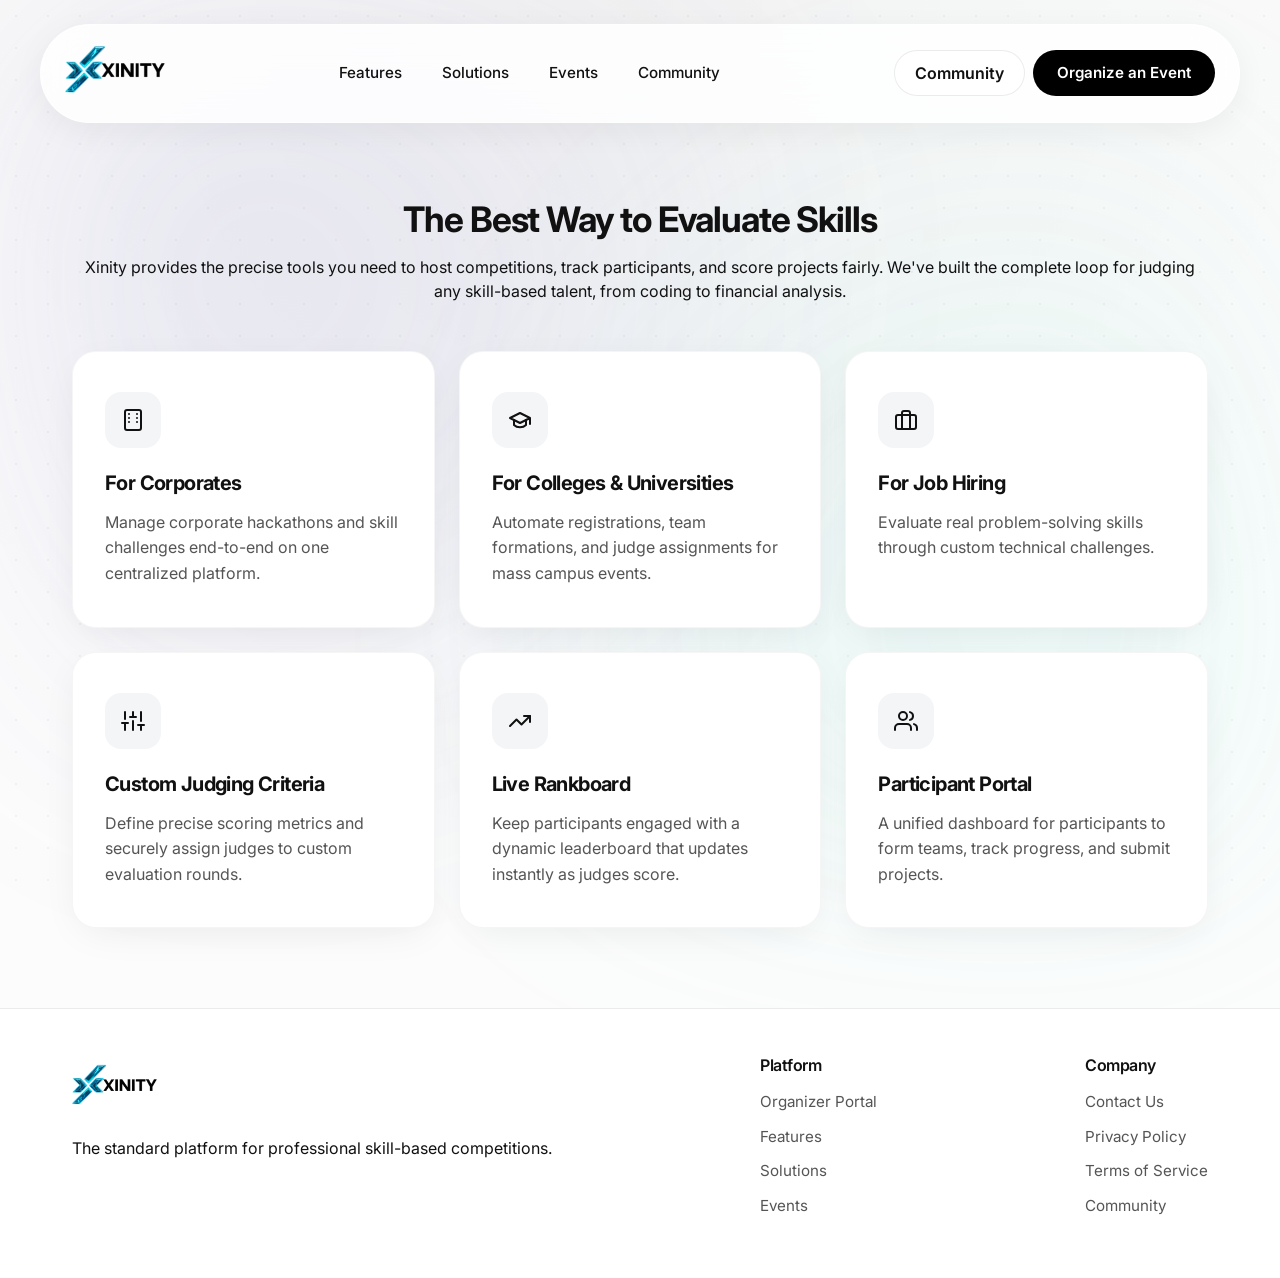
<file: features.html>
<!DOCTYPE html>
<html lang="en">
<head>
    <meta charset="UTF-8">
    <meta name="viewport" content="width=device-width, initial-scale=1.0">
    <title>Features | Xinity Event Management System</title>
    <meta name="description" content="Explore the comprehensive features Xinity offers for managing skill-based competitions, from live rankboards to dedicated judging portals.">
    <link rel="preconnect" href="https://fonts.googleapis.com">
    <link rel="preconnect" href="https://fonts.gstatic.com" crossorigin>
    <link href="https://fonts.googleapis.com/css2?family=Inter:wght@400;500;600;700;800&display=swap" rel="stylesheet">
    <link rel="stylesheet" href="style.css?v=1786297026">
    <link rel="preload" as="image" href="assets/xinity-logo-final.png">
</head>
<body>
    <header class="navbar">
        <div class="container nav-container">
            <div class="logo-wrapper">
                <a href="/">
                    <img src="assets/xinity-logo-final.png" alt="Xinity" class="header-logo">
                </a>
            </div>
            <nav class="nav-links">
                <a href="features.html" class="active">Features</a>
                <a href="solutions.html">Solutions</a>
                <a href="events.html">Events</a>
                <a href="community.html">Community</a>
            </nav>
            <div class="nav-actions">
                <a href="https://whatsapp.com/channel/0029VbC7dCILCoX1fbl22q27" class="btn btn-secondary" target="_blank">Community</a>
                <a href="https://event.xinity.in" class="btn btn-primary" target="_blank">Organize an Event</a>
            </div>
        </div>
    </header>

    <main>
        <section class="section hero-section">
            <div class="container">
                <div class="section-header">
                    <h2>The Best Way to Evaluate Skills</h2>
                    <p>Xinity provides the precise tools you need to host competitions, track participants, and score projects fairly. We've built the complete loop for judging any skill-based talent, from coding to financial analysis.</p>
                </div>
                
                <div class="features-grid">
                    <div class="feature-card">
                        <div class="feature-icon"><svg xmlns="http://www.w3.org/2000/svg" width="24" height="24" viewBox="0 0 24 24" fill="none" stroke="currentColor" stroke-width="2" stroke-linecap="round" stroke-linejoin="round"><rect x="4" y="2" width="16" height="20" rx="2" ry="2"></rect><line x1="12" y1="22" x2="12" y2="22"></line><line x1="8" y1="6" x2="8" y2="6"></line><line x1="16" y1="6" x2="16" y2="6"></line><line x1="8" y1="10" x2="8" y2="10"></line><line x1="16" y1="10" x2="16" y2="10"></line><line x1="8" y1="14" x2="8" y2="14"></line><line x1="16" y1="14" x2="16" y2="14"></line></svg></div>
                        <h3>For Corporates</h3>
                        <p>Manage corporate hackathons and skill challenges end-to-end on one centralized platform.</p>
                    </div>
                    
                    <div class="feature-card">
                        <div class="feature-icon"><svg xmlns="http://www.w3.org/2000/svg" width="24" height="24" viewBox="0 0 24 24" fill="none" stroke="currentColor" stroke-width="2" stroke-linecap="round" stroke-linejoin="round"><path d="M22 10v6M2 10l10-5 10 5-10 5z"></path><path d="M6 12v5c3 3 9 3 12 0v-5"></path></svg></div>
                        <h3>For Colleges & Universities</h3>
                        <p>Automate registrations, team formations, and judge assignments for mass campus events.</p>
                    </div>
                    
                    <div class="feature-card">
                        <div class="feature-icon"><svg xmlns="http://www.w3.org/2000/svg" width="24" height="24" viewBox="0 0 24 24" fill="none" stroke="currentColor" stroke-width="2" stroke-linecap="round" stroke-linejoin="round"><rect x="2" y="7" width="20" height="14" rx="2" ry="2"></rect><path d="M16 21V5a2 2 0 0 0-2-2h-4a2 2 0 0 0-2 2v16"></path></svg></div>
                        <h3>For Job Hiring</h3>
                        <p>Evaluate real problem-solving skills through custom technical challenges.</p>
                    </div>
                    
                    <div class="feature-card">
                        <div class="feature-icon"><svg xmlns="http://www.w3.org/2000/svg" width="24" height="24" viewBox="0 0 24 24" fill="none" stroke="currentColor" stroke-width="2" stroke-linecap="round" stroke-linejoin="round"><line x1="4" y1="21" x2="4" y2="14"></line><line x1="4" y1="10" x2="4" y2="3"></line><line x1="12" y1="21" x2="12" y2="12"></line><line x1="12" y1="8" x2="12" y2="3"></line><line x1="20" y1="21" x2="20" y2="16"></line><line x1="20" y1="12" x2="20" y2="3"></line><line x1="1" y1="14" x2="7" y2="14"></line><line x1="9" y1="8" x2="15" y2="8"></line><line x1="17" y1="16" x2="23" y2="16"></line></svg></div>
                        <h3>Custom Judging Criteria</h3>
                        <p>Define precise scoring metrics and securely assign judges to custom evaluation rounds.</p>
                    </div>
                    
                    <div class="feature-card">
                        <div class="feature-icon"><svg xmlns="http://www.w3.org/2000/svg" width="24" height="24" viewBox="0 0 24 24" fill="none" stroke="currentColor" stroke-width="2" stroke-linecap="round" stroke-linejoin="round"><polyline points="22 7 13.5 15.5 8.5 10.5 2 17"></polyline><polyline points="16 7 22 7 22 13"></polyline></svg></div>
                        <h3>Live Rankboard</h3>
                        <p>Keep participants engaged with a dynamic leaderboard that updates instantly as judges score.</p>
                    </div>
                    
                    <div class="feature-card">
                        <div class="feature-icon"><svg xmlns="http://www.w3.org/2000/svg" width="24" height="24" viewBox="0 0 24 24" fill="none" stroke="currentColor" stroke-width="2" stroke-linecap="round" stroke-linejoin="round"><path d="M17 21v-2a4 4 0 0 0-4-4H5a4 4 0 0 0-4 4v2"></path><circle cx="9" cy="7" r="4"></circle><path d="M23 21v-2a4 4 0 0 0-3-3.87"></path><path d="M16 3.13a4 4 0 0 1 0 7.75"></path></svg></div>
                        <h3>Participant Portal</h3>
                        <p>A unified dashboard for participants to form teams, track progress, and submit projects.</p>
                    </div>
                </div>
            </div>
        </section>
    </main>

    <footer class="footer">
        <div class="container">
            <div class="footer-grid">
                <div>
                    <a href="/">
                        <img src="assets/xinity-logo-final.png" alt="Xinity" class="footer-logo-img">
                    </a>
                    <p class="footer-desc">The standard platform for professional skill-based competitions.</p>
                </div>
                <div class="footer-col">
                    <h4>Platform</h4>
                    <a href="https://event.xinity.in">Organizer Portal</a>
                    <a href="features.html">Features</a>
                    <a href="solutions.html">Solutions</a>
                    <a href="events.html">Events</a>
                </div>
                <div class="footer-col">
                    <h4>Company</h4>
                    <a href="contact.html">Contact Us</a>
                    <a href="privacy.html">Privacy Policy</a>
                    <a href="terms.html">Terms of Service</a>
                    <a href="https://whatsapp.com/channel/0029VbC7dCILCoX1fbl22q27">Community</a>
                </div>
            </div>
        </div>
    </footer>
    <script src="script.js"></script>
</body>
</html>
</file>
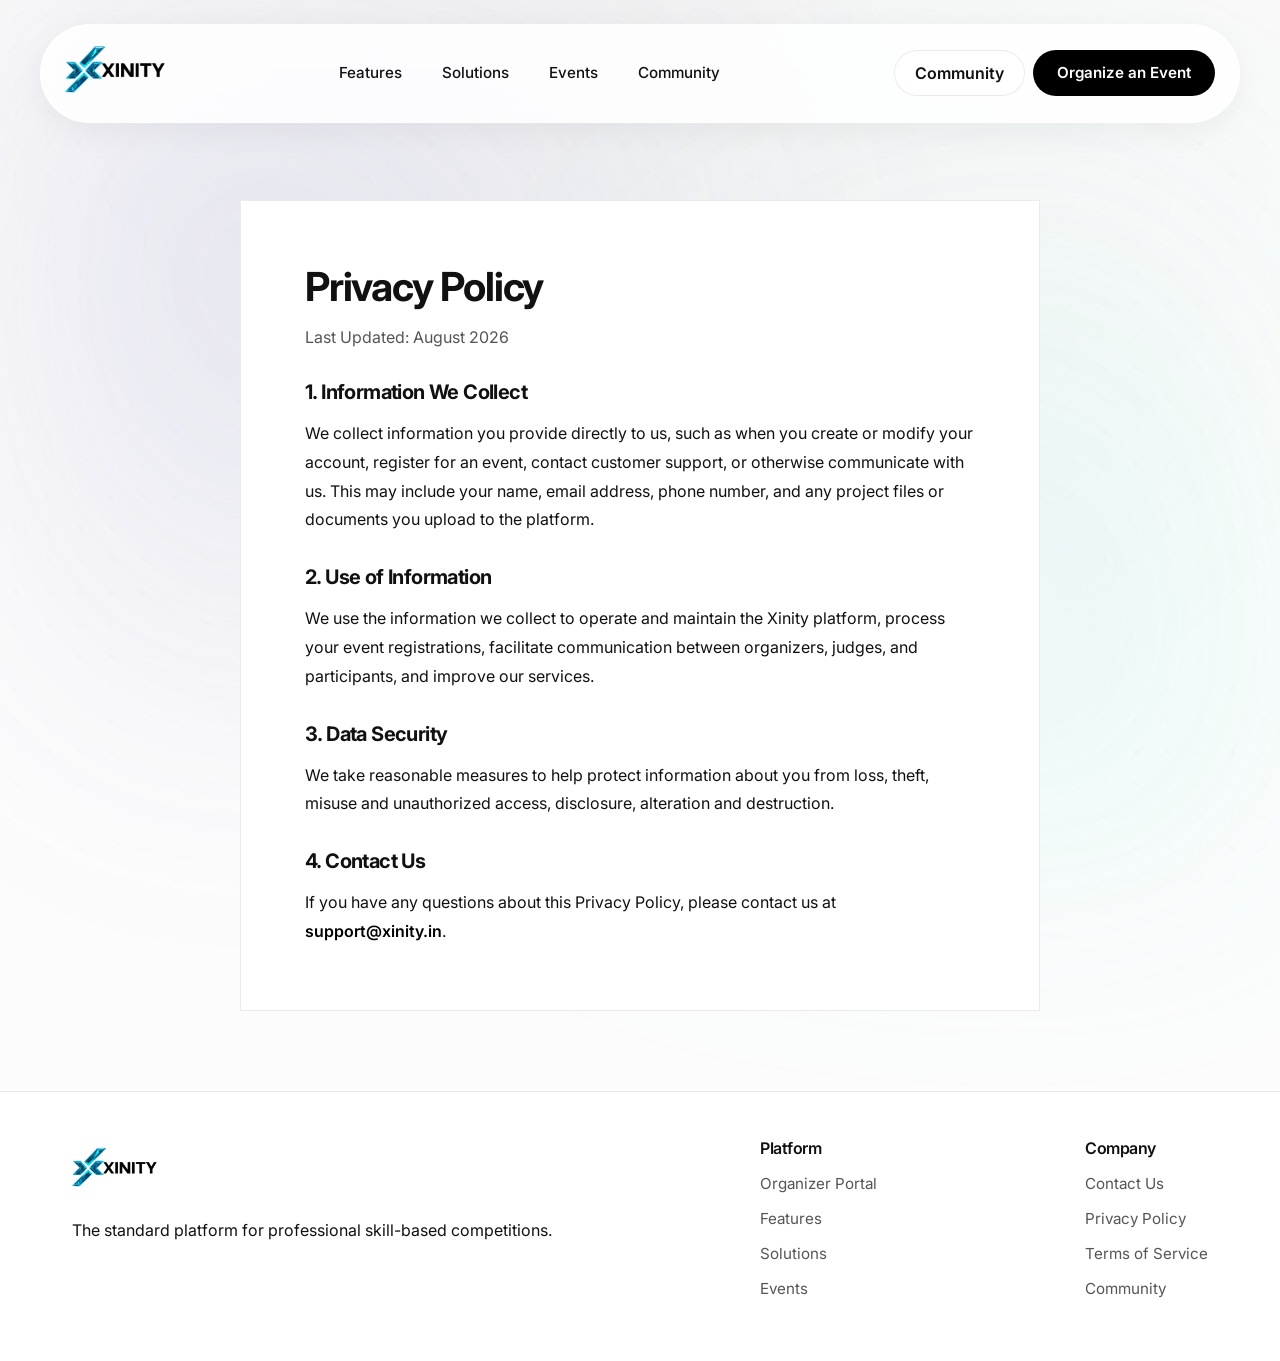
<file: privacy.html>
<!DOCTYPE html>
<html lang="en">
<head>
    <meta charset="UTF-8">
    <meta name="viewport" content="width=device-width, initial-scale=1.0">
    <title>Privacy Policy | Xinity Event Management System</title>
    <link rel="preconnect" href="https://fonts.googleapis.com">
    <link rel="preconnect" href="https://fonts.gstatic.com" crossorigin>
    <link href="https://fonts.googleapis.com/css2?family=Inter:wght@400;500;600;700;800&display=swap" rel="stylesheet">
    <link rel="stylesheet" href="style.css?v=1786297026">
    <link rel="preload" as="image" href="assets/xinity-logo-final.png">
</head>
<body>
    <header class="navbar">
        <div class="container nav-container">
            <div class="logo-wrapper">
                <a href="/">
                    <img src="assets/xinity-logo-final.png" alt="Xinity" class="header-logo">
                </a>
            </div>
            <nav class="nav-links">
                <a href="features.html">Features</a>
                <a href="solutions.html">Solutions</a>
                <a href="events.html">Events</a>
                <a href="community.html">Community</a>
            </nav>
            <div class="nav-actions">
                <a href="https://whatsapp.com/channel/0029VbC7dCILCoX1fbl22q27" class="btn btn-secondary" target="_blank">Community</a>
                <a href="https://event.xinity.in" class="btn btn-primary" target="_blank">Organize an Event</a>
            </div>
        </div>
    </header>

    <main>
        <section class="section hero-section">
            <div class="container">
                <div style="max-width: 800px; margin: 0 auto; background: white; border: 1px solid var(--border-light); border-radius: var(--radius-xl); padding: 4rem; box-shadow: var(--shadow-md);">
                    <h1 style="font-size: 2.5rem; margin-bottom: 1rem;">Privacy Policy</h1>
                    <p style="color: var(--text-secondary); margin-bottom: 2rem;">Last Updated: August 2026</p>
                    
                    <div style="font-size: 1rem; color: var(--text-primary); line-height: 1.8;">
                        <h3 style="margin: 2rem 0 1rem; font-size: 1.25rem;">1. Information We Collect</h3>
                        <p>We collect information you provide directly to us, such as when you create or modify your account, register for an event, contact customer support, or otherwise communicate with us. This may include your name, email address, phone number, and any project files or documents you upload to the platform.</p>
                        
                        <h3 style="margin: 2rem 0 1rem; font-size: 1.25rem;">2. Use of Information</h3>
                        <p>We use the information we collect to operate and maintain the Xinity platform, process your event registrations, facilitate communication between organizers, judges, and participants, and improve our services.</p>
                        
                        <h3 style="margin: 2rem 0 1rem; font-size: 1.25rem;">3. Data Security</h3>
                        <p>We take reasonable measures to help protect information about you from loss, theft, misuse and unauthorized access, disclosure, alteration and destruction.</p>
                        
                        <h3 style="margin: 2rem 0 1rem; font-size: 1.25rem;">4. Contact Us</h3>
                        <p>If you have any questions about this Privacy Policy, please contact us at <a href="mailto:support@xinity.in" style="color: var(--accent-primary); font-weight: 600;">support@xinity.in</a>.</p>
                    </div>
                </div>
            </div>
        </section>
    </main>

    <footer class="footer">
        <div class="container">
            <div class="footer-grid">
                <div>
                    <a href="/">
                        <img src="assets/xinity-logo-final.png" alt="Xinity" class="footer-logo-img">
                    </a>
                    <p class="footer-desc">The standard platform for professional skill-based competitions.</p>
                </div>
                <div class="footer-col">
                    <h4>Platform</h4>
                    <a href="https://event.xinity.in">Organizer Portal</a>
                    <a href="features.html">Features</a>
                    <a href="solutions.html">Solutions</a>
                    <a href="events.html">Events</a>
                </div>
                <div class="footer-col">
                    <h4>Company</h4>
                    <a href="contact.html">Contact Us</a>
                    <a href="privacy.html">Privacy Policy</a>
                    <a href="terms.html">Terms of Service</a>
                    <a href="https://whatsapp.com/channel/0029VbC7dCILCoX1fbl22q27">Community</a>
                </div>
            </div>
        </div>
    </footer>
    <script src="script.js"></script>
</body>
</html>
</file>
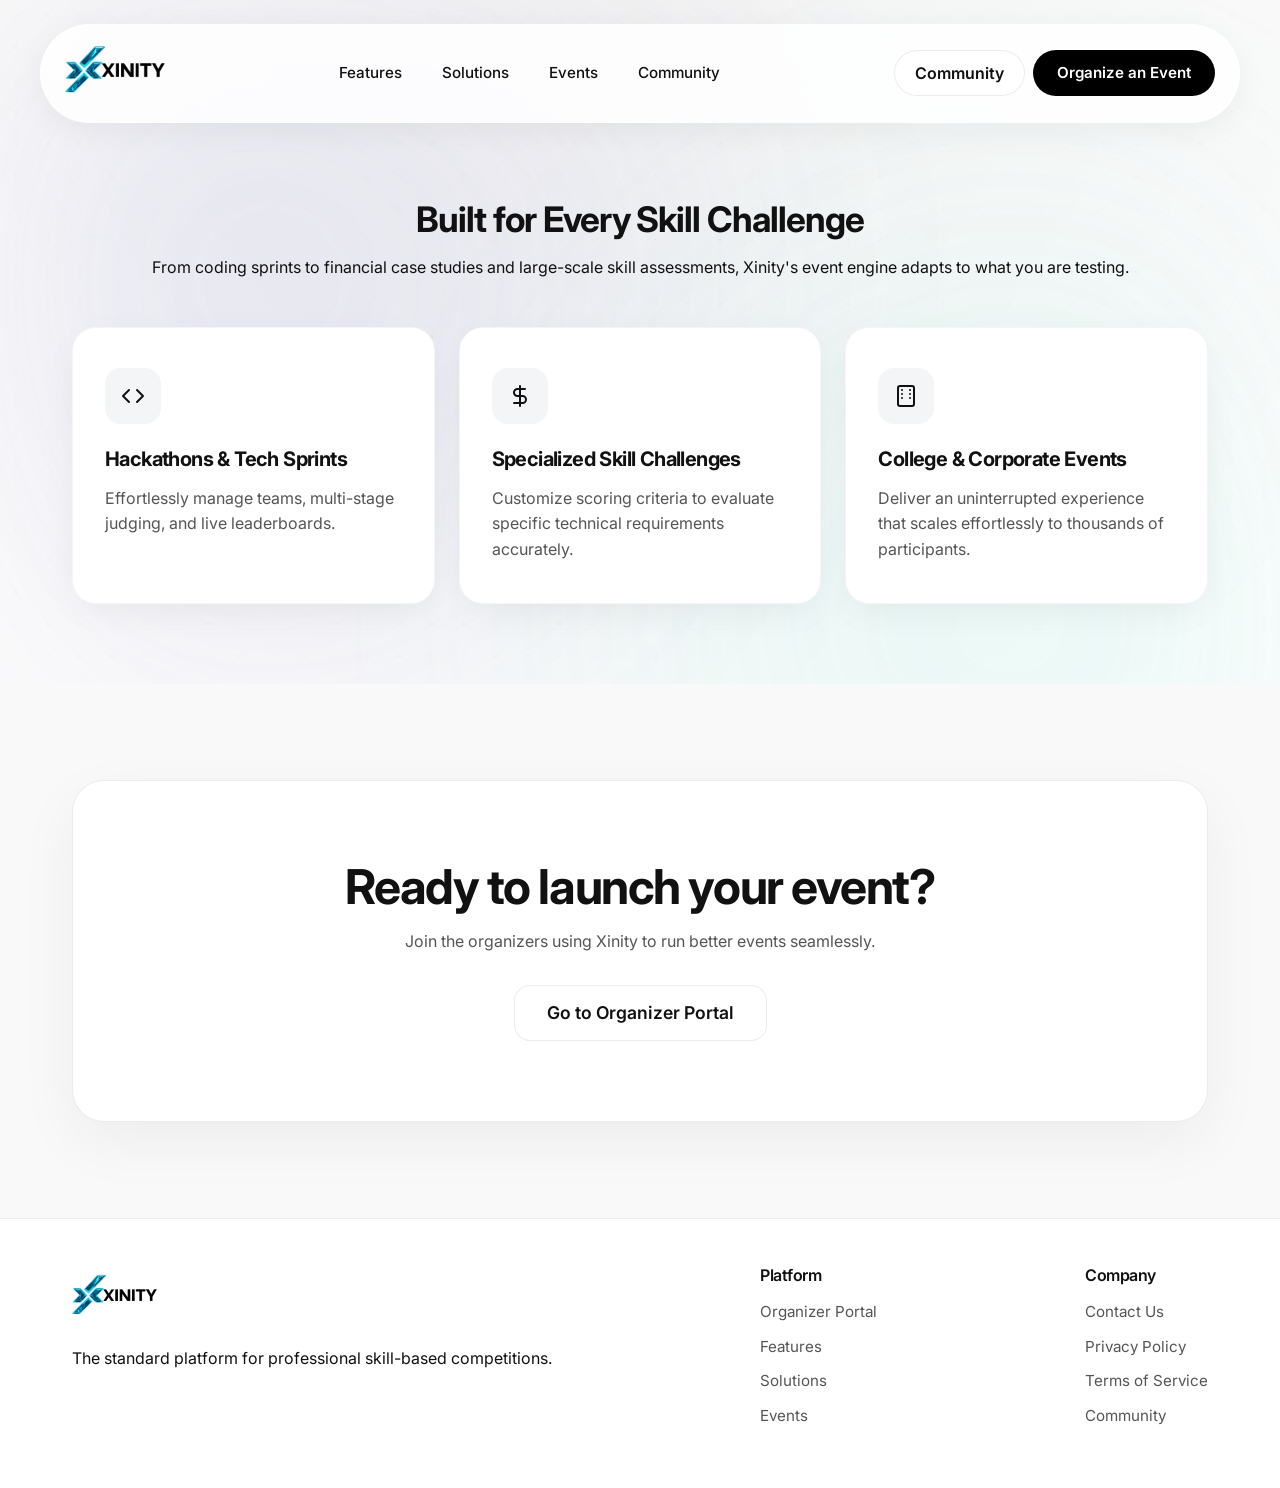
<file: solutions.html>
<!DOCTYPE html>
<html lang="en">
<head>
    <meta charset="UTF-8">
    <meta name="viewport" content="width=device-width, initial-scale=1.0">
    <title>Solutions | Xinity Event Management System</title>
    <meta name="description" content="Discover how Xinity provides comprehensive solutions for coding sprints, financial case studies, and large-scale skill assessments.">
    <link rel="preconnect" href="https://fonts.googleapis.com">
    <link rel="preconnect" href="https://fonts.gstatic.com" crossorigin>
    <link href="https://fonts.googleapis.com/css2?family=Inter:wght@400;500;600;700;800&display=swap" rel="stylesheet">
    <link rel="stylesheet" href="style.css?v=1786297026">
    <link rel="preload" as="image" href="assets/xinity-logo-final.png">
</head>
<body>
    <header class="navbar">
        <div class="container nav-container">
            <div class="logo-wrapper">
                <a href="/">
                    <img src="assets/xinity-logo-final.png" alt="Xinity" class="header-logo">
                </a>
            </div>
            <nav class="nav-links">
                <a href="features.html">Features</a>
                <a href="solutions.html" class="active">Solutions</a>
                <a href="events.html">Events</a>
                <a href="community.html">Community</a>
            </nav>
            <div class="nav-actions">
                <a href="https://whatsapp.com/channel/0029VbC7dCILCoX1fbl22q27" class="btn btn-secondary" target="_blank">Community</a>
                <a href="https://event.xinity.in" class="btn btn-primary" target="_blank">Organize an Event</a>
            </div>
        </div>
    </header>

    <main>
        <section class="section hero-section">
            <div class="container">
                <div class="section-header">
                    <h2>Built for Every Skill Challenge</h2>
                    <p>From coding sprints to financial case studies and large-scale skill assessments, Xinity's event engine adapts to what you are testing.</p>
                </div>
                
                <div class="features-grid">
                    <div class="feature-card">
                        <div class="feature-icon"><svg xmlns="http://www.w3.org/2000/svg" width="24" height="24" viewBox="0 0 24 24" fill="none" stroke="currentColor" stroke-width="2" stroke-linecap="round" stroke-linejoin="round"><polyline points="16 18 22 12 16 6"></polyline><polyline points="8 6 2 12 8 18"></polyline></svg></div>
                        <h3>Hackathons & Tech Sprints</h3>
                        <p>Effortlessly manage teams, multi-stage judging, and live leaderboards.</p>
                    </div>
                    
                    <div class="feature-card">
                        <div class="feature-icon"><svg xmlns="http://www.w3.org/2000/svg" width="24" height="24" viewBox="0 0 24 24" fill="none" stroke="currentColor" stroke-width="2" stroke-linecap="round" stroke-linejoin="round"><path d="M12 2v20M17 5H9.5a3.5 3.5 0 0 0 0 7h5a3.5 3.5 0 0 1 0 7H6"></path></svg></div>
                        <h3>Specialized Skill Challenges</h3>
                        <p>Customize scoring criteria to evaluate specific technical requirements accurately.</p>
                    </div>
                    
                    <div class="feature-card">
                        <div class="feature-icon"><svg xmlns="http://www.w3.org/2000/svg" width="24" height="24" viewBox="0 0 24 24" fill="none" stroke="currentColor" stroke-width="2" stroke-linecap="round" stroke-linejoin="round"><rect x="4" y="2" width="16" height="20" rx="2" ry="2"></rect><line x1="12" y1="22" x2="12" y2="22"></line><line x1="8" y1="6" x2="8" y2="6"></line><line x1="16" y1="6" x2="16" y2="6"></line><line x1="8" y1="10" x2="8" y2="10"></line><line x1="16" y1="10" x2="16" y2="10"></line><line x1="8" y1="14" x2="8" y2="14"></line><line x1="16" y1="14" x2="16" y2="14"></line></svg></div>
                        <h3>College & Corporate Events</h3>
                        <p>Deliver an uninterrupted experience that scales effortlessly to thousands of participants.</p>
                    </div>
                </div>
            </div>
        </section>
        
        <section class="section section-bg">
            <div class="container">
                <div class="cta-box">
                    <h2>Ready to launch your event?</h2>
                    <p style="margin-bottom: 2rem; color: var(--text-secondary);">Join the organizers using Xinity to run better events seamlessly.</p>
                    <a href="https://event.xinity.in" class="btn btn-secondary btn-large" style="color:var(--text-primary);" target="_blank">Go to Organizer Portal</a>
                </div>
            </div>
        </section>
    </main>

    <footer class="footer">
        <div class="container">
            <div class="footer-grid">
                <div>
                    <a href="/">
                        <img src="assets/xinity-logo-final.png" alt="Xinity" class="footer-logo-img">
                    </a>
                    <p class="footer-desc">The standard platform for professional skill-based competitions.</p>
                </div>
                <div class="footer-col">
                    <h4>Platform</h4>
                    <a href="https://event.xinity.in">Organizer Portal</a>
                    <a href="features.html">Features</a>
                    <a href="solutions.html">Solutions</a>
                    <a href="events.html">Events</a>
                </div>
                <div class="footer-col">
                    <h4>Company</h4>
                    <a href="contact.html">Contact Us</a>
                    <a href="privacy.html">Privacy Policy</a>
                    <a href="terms.html">Terms of Service</a>
                    <a href="https://whatsapp.com/channel/0029VbC7dCILCoX1fbl22q27">Community</a>
                </div>
            </div>
        </div>
    </footer>
    <script src="script.js"></script>
</body>
</html>
</file>
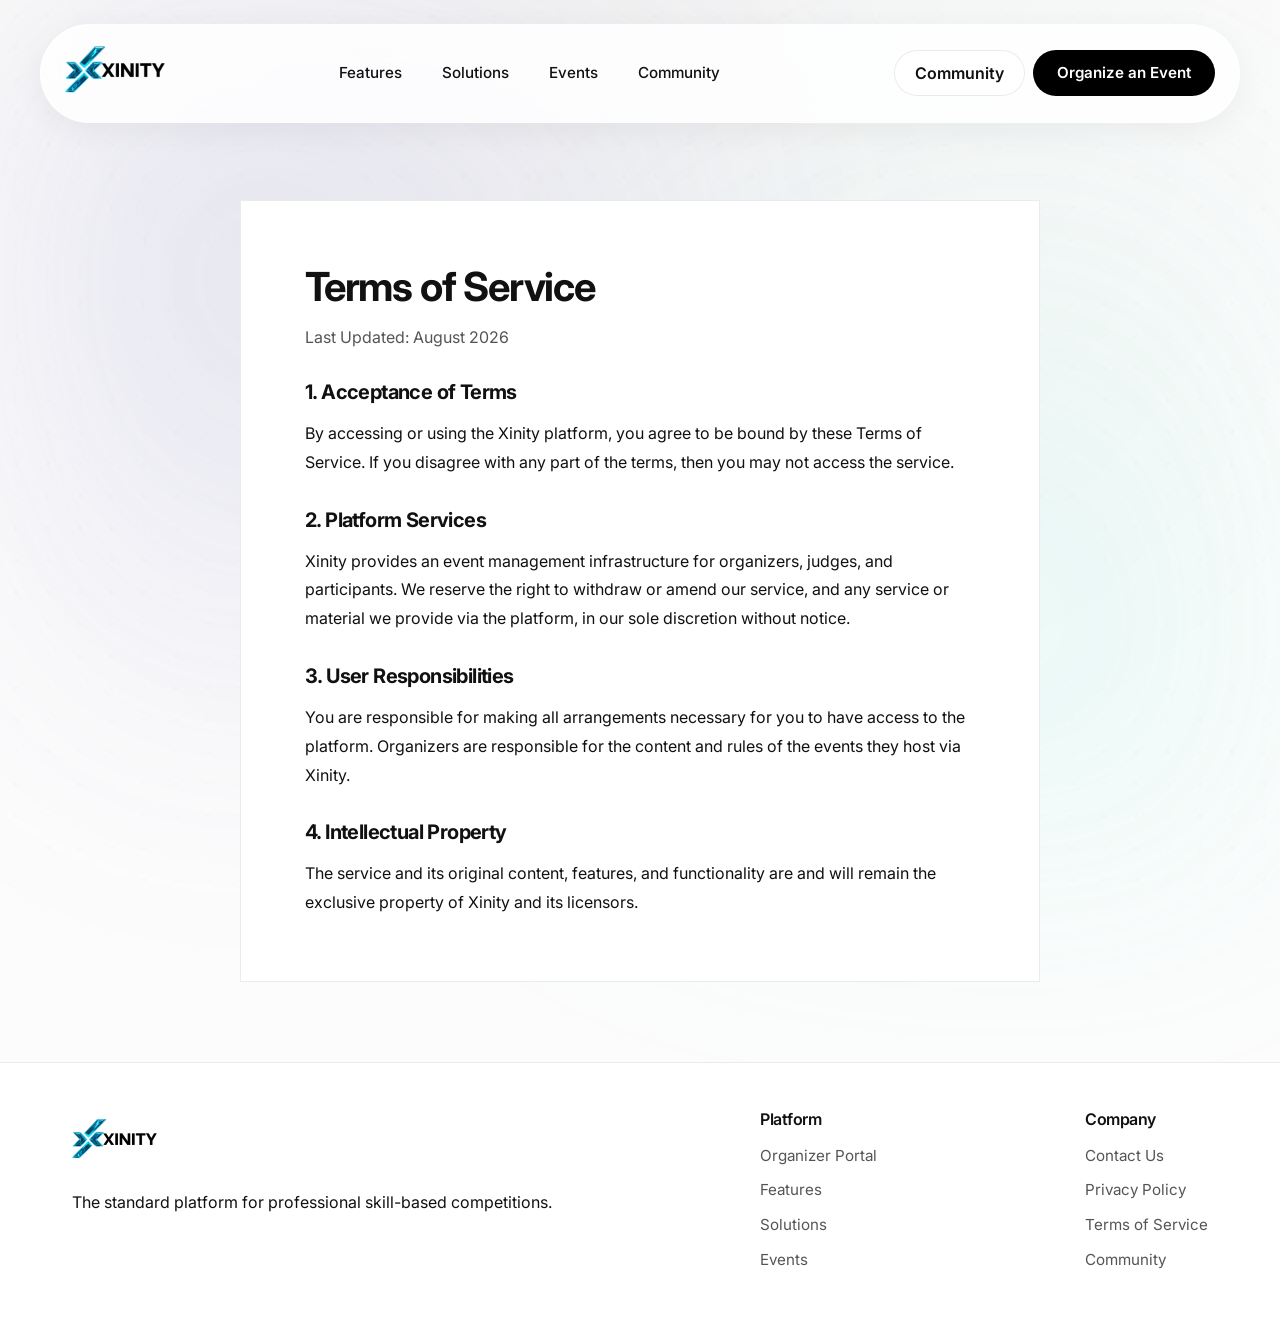
<file: terms.html>
<!DOCTYPE html>
<html lang="en">
<head>
    <meta charset="UTF-8">
    <meta name="viewport" content="width=device-width, initial-scale=1.0">
    <title>Terms of Service | Xinity Event Management System</title>
    <link rel="preconnect" href="https://fonts.googleapis.com">
    <link rel="preconnect" href="https://fonts.gstatic.com" crossorigin>
    <link href="https://fonts.googleapis.com/css2?family=Inter:wght@400;500;600;700;800&display=swap" rel="stylesheet">
    <link rel="stylesheet" href="style.css?v=1786297026">
    <link rel="preload" as="image" href="assets/xinity-logo-final.png">
</head>
<body>
    <header class="navbar">
        <div class="container nav-container">
            <div class="logo-wrapper">
                <a href="/">
                    <img src="assets/xinity-logo-final.png" alt="Xinity" class="header-logo">
                </a>
            </div>
            <nav class="nav-links">
                <a href="features.html">Features</a>
                <a href="solutions.html">Solutions</a>
                <a href="events.html">Events</a>
                <a href="community.html">Community</a>
            </nav>
            <div class="nav-actions">
                <a href="https://whatsapp.com/channel/0029VbC7dCILCoX1fbl22q27" class="btn btn-secondary" target="_blank">Community</a>
                <a href="https://event.xinity.in" class="btn btn-primary" target="_blank">Organize an Event</a>
            </div>
        </div>
    </header>

    <main>
        <section class="section hero-section">
            <div class="container">
                <div style="max-width: 800px; margin: 0 auto; background: white; border: 1px solid var(--border-light); border-radius: var(--radius-xl); padding: 4rem; box-shadow: var(--shadow-md);">
                    <h1 style="font-size: 2.5rem; margin-bottom: 1rem;">Terms of Service</h1>
                    <p style="color: var(--text-secondary); margin-bottom: 2rem;">Last Updated: August 2026</p>
                    
                    <div style="font-size: 1rem; color: var(--text-primary); line-height: 1.8;">
                        <h3 style="margin: 2rem 0 1rem; font-size: 1.25rem;">1. Acceptance of Terms</h3>
                        <p>By accessing or using the Xinity platform, you agree to be bound by these Terms of Service. If you disagree with any part of the terms, then you may not access the service.</p>
                        
                        <h3 style="margin: 2rem 0 1rem; font-size: 1.25rem;">2. Platform Services</h3>
                        <p>Xinity provides an event management infrastructure for organizers, judges, and participants. We reserve the right to withdraw or amend our service, and any service or material we provide via the platform, in our sole discretion without notice.</p>
                        
                        <h3 style="margin: 2rem 0 1rem; font-size: 1.25rem;">3. User Responsibilities</h3>
                        <p>You are responsible for making all arrangements necessary for you to have access to the platform. Organizers are responsible for the content and rules of the events they host via Xinity.</p>
                        
                        <h3 style="margin: 2rem 0 1rem; font-size: 1.25rem;">4. Intellectual Property</h3>
                        <p>The service and its original content, features, and functionality are and will remain the exclusive property of Xinity and its licensors.</p>
                    </div>
                </div>
            </div>
        </section>
    </main>

    <footer class="footer">
        <div class="container">
            <div class="footer-grid">
                <div>
                    <a href="/">
                        <img src="assets/xinity-logo-final.png" alt="Xinity" class="footer-logo-img">
                    </a>
                    <p class="footer-desc">The standard platform for professional skill-based competitions.</p>
                </div>
                <div class="footer-col">
                    <h4>Platform</h4>
                    <a href="https://event.xinity.in">Organizer Portal</a>
                    <a href="features.html">Features</a>
                    <a href="solutions.html">Solutions</a>
                    <a href="events.html">Events</a>
                </div>
                <div class="footer-col">
                    <h4>Company</h4>
                    <a href="contact.html">Contact Us</a>
                    <a href="privacy.html">Privacy Policy</a>
                    <a href="terms.html">Terms of Service</a>
                    <a href="https://whatsapp.com/channel/0029VbC7dCILCoX1fbl22q27">Community</a>
                </div>
            </div>
        </div>
    </footer>
    <script src="script.js"></script>
</body>
</html>
</file>
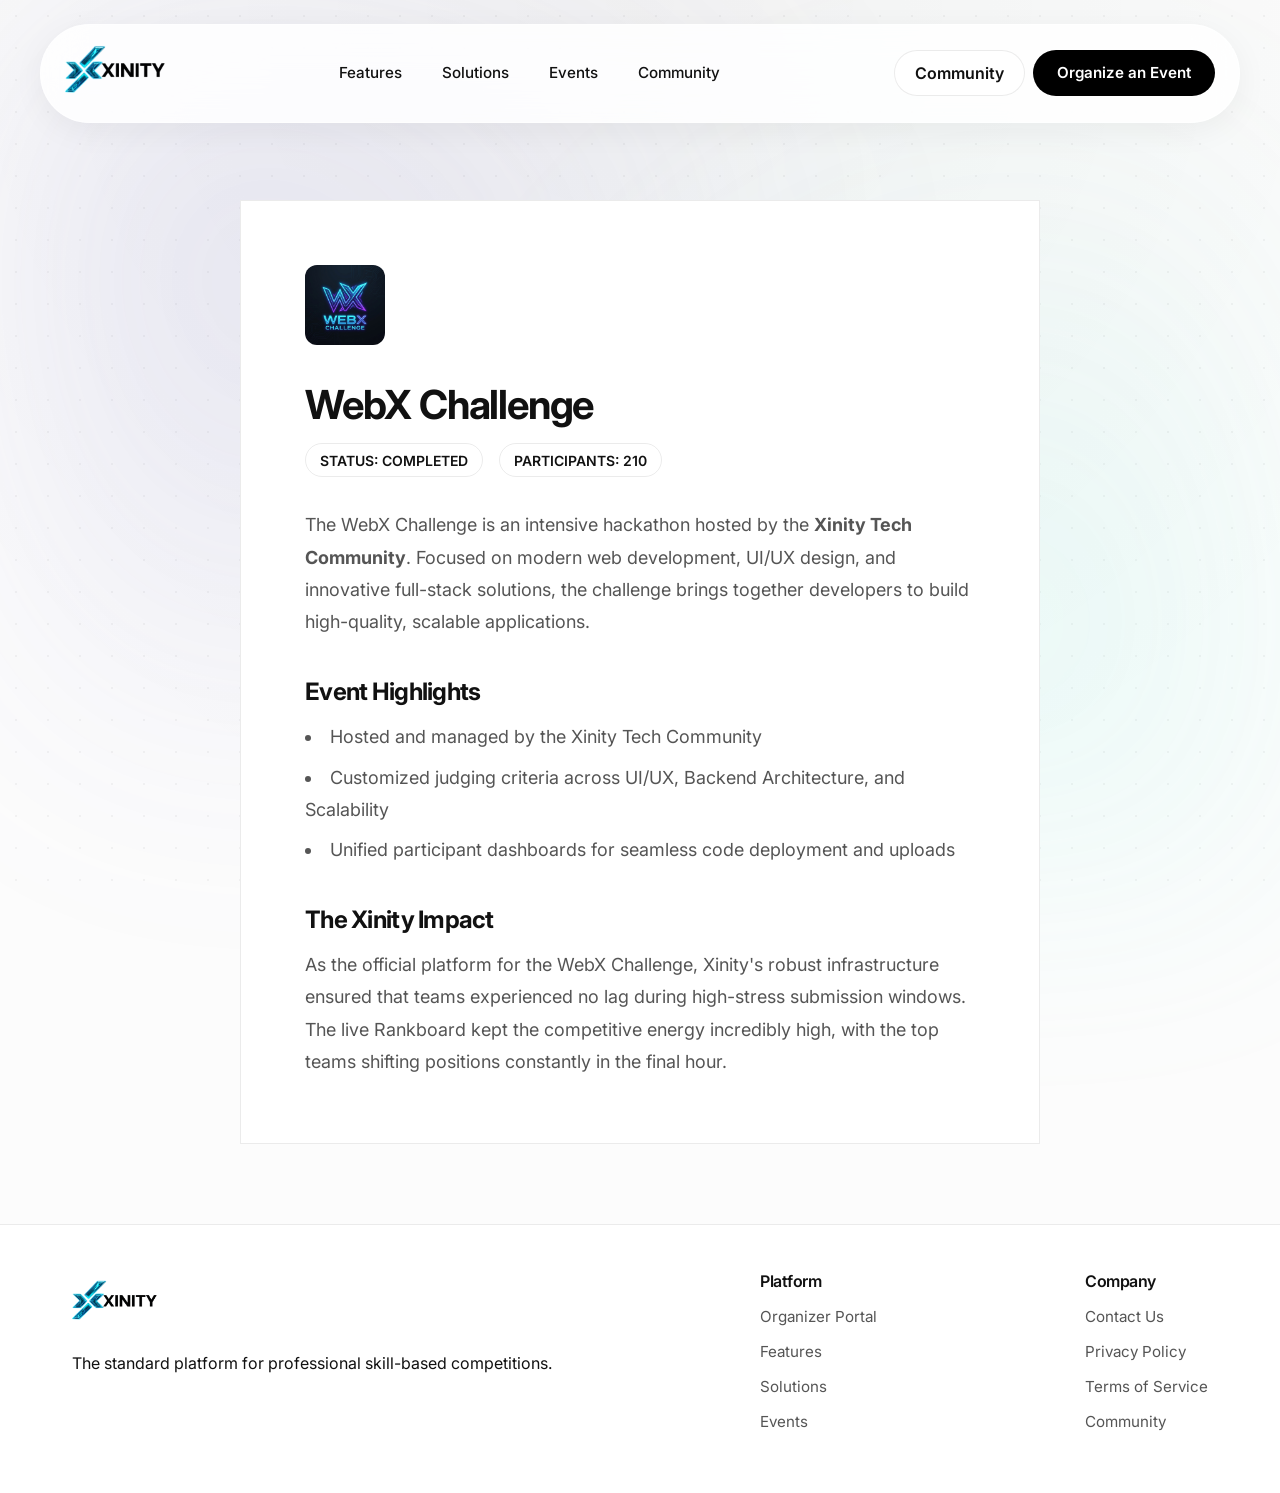
<file: webx.html>
<!DOCTYPE html>
<html lang="en">
<head>
    <meta charset="UTF-8">
    <meta name="viewport" content="width=device-width, initial-scale=1.0">
    <title>WebX Challenge | Xinity Event</title>
    <link rel="preconnect" href="https://fonts.googleapis.com">
    <link rel="preconnect" href="https://fonts.gstatic.com" crossorigin>
    <link href="https://fonts.googleapis.com/css2?family=Inter:wght@400;500;600;700;800&display=swap" rel="stylesheet">
    <link rel="stylesheet" href="style.css?v=1786297026">
    <link rel="preload" as="image" href="assets/xinity-logo-final.png">
</head>
<body>
    <header class="navbar">
        <div class="container nav-container">
            <div class="logo-wrapper">
                <a href="/">
                    <img src="assets/xinity-logo-final.png" alt="Xinity" class="header-logo">
                </a>
            </div>
            <nav class="nav-links">
                <a href="features.html">Features</a>
                <a href="solutions.html">Solutions</a>
                <a href="events.html" class="active">Events</a>
                <a href="community.html">Community</a>
            </nav>
            <div class="nav-actions">
                <a href="https://whatsapp.com/channel/0029VbC7dCILCoX1fbl22q27" class="btn btn-secondary" target="_blank">Community</a>
                <a href="https://event.xinity.in" class="btn btn-primary" target="_blank">Organize an Event</a>
            </div>
        </div>
    </header>

    <main>
        <section class="section hero-section">
            <div class="container">
                <div style="max-width: 800px; margin: 0 auto; background: white; border: 1px solid var(--border-light); border-radius: var(--radius-xl); padding: 4rem; box-shadow: var(--shadow-md);">
                    <img src="assets/webx-logo.png" alt="WebX Logo" style="height: 80px; margin-bottom: 2rem; border-radius: 12px;">
                    
                    <h1 style="font-size: 2.5rem; margin-bottom: 1rem;">WebX Challenge</h1>
                    <div style="display: flex; flex-wrap: wrap; gap: 1rem; margin-bottom: 2rem;">
                        <span style="padding: 0.35rem 0.875rem; background: var(--bg-surface); border: 1px solid var(--border-light); border-radius: 99px; font-size: 0.875rem; font-weight: 600;">STATUS: COMPLETED</span>
                        <span style="padding: 0.35rem 0.875rem; background: var(--bg-surface); border: 1px solid var(--border-light); border-radius: 99px; font-size: 0.875rem; font-weight: 600;">PARTICIPANTS: 210</span>
                    </div>

                    <div style="font-size: 1.125rem; color: var(--text-secondary); line-height: 1.8;">
                        <p style="margin-bottom: 1.5rem;">The WebX Challenge is an intensive hackathon hosted by the <strong>Xinity Tech Community</strong>. Focused on modern web development, UI/UX design, and innovative full-stack solutions, the challenge brings together developers to build high-quality, scalable applications.</p>
                        
                        <h3 style="color: var(--text-primary); margin: 2.5rem 0 1rem; font-size: 1.5rem;">Event Highlights</h3>
                        <ul style="list-style-position: inside; margin-bottom: 1.5rem;">
                            <li style="margin-bottom: 0.5rem;">Hosted and managed by the Xinity Tech Community</li>
                            <li style="margin-bottom: 0.5rem;">Customized judging criteria across UI/UX, Backend Architecture, and Scalability</li>
                            <li style="margin-bottom: 0.5rem;">Unified participant dashboards for seamless code deployment and uploads</li>
                        </ul>
                        
                        <h3 style="color: var(--text-primary); margin: 2.5rem 0 1rem; font-size: 1.5rem;">The Xinity Impact</h3>
                        <p>As the official platform for the WebX Challenge, Xinity's robust infrastructure ensured that teams experienced no lag during high-stress submission windows. The live Rankboard kept the competitive energy incredibly high, with the top teams shifting positions constantly in the final hour.</p>
                    </div>
                </div>
            </div>
        </section>
    </main>

    <footer class="footer">
        <div class="container">
            <div class="footer-grid">
                <div>
                    <a href="/">
                        <img src="assets/xinity-logo-final.png" alt="Xinity" class="footer-logo-img">
                    </a>
                    <p class="footer-desc">The standard platform for professional skill-based competitions.</p>
                </div>
                <div class="footer-col">
                    <h4>Platform</h4>
                    <a href="https://event.xinity.in">Organizer Portal</a>
                    <a href="features.html">Features</a>
                    <a href="solutions.html">Solutions</a>
                    <a href="events.html">Events</a>
                </div>
                <div class="footer-col">
                    <h4>Company</h4>
                    <a href="contact.html">Contact Us</a>
                    <a href="privacy.html">Privacy Policy</a>
                    <a href="terms.html">Terms of Service</a>
                    <a href="https://whatsapp.com/channel/0029VbC7dCILCoX1fbl22q27">Community</a>
                </div>
            </div>
        </div>
    </footer>
    <script src="script.js"></script>
</body>
</html>
</file>
<file: style.css>
/* ==========================================================================
   XINITY PREMIUM CSS - MOBILE FIRST ARCHITECTURE
   ========================================================================== */

/* --- 1. TOKENS & VARIABLES --- */
:root {
    --bg-main: #fcfcfc;
    --text-primary: #111111;
    --text-secondary: #555555;
    --accent-primary: #000000;
    --accent-hover: #333333;
    --border-light: rgba(0, 0, 0, 0.08);
    --glass-bg: rgba(255, 255, 255, 0.85);
    --glass-border: rgba(255, 255, 255, 0.4);

    --font-family: 'Inter', -apple-system, BlinkMacSystemFont, sans-serif;

    --ease-out: cubic-bezier(0.16, 1, 0.3, 1);
    --ease-in-out: cubic-bezier(0.65, 0, 0.35, 1);
}

/* --- 2. RESET & BASE (MOBILE FIRST) --- */
* {
    box-sizing: border-box;
    margin: 0;
    padding: 0;
}

html,
body {
    width: 100%;
    overflow-x: hidden;
    /* Strict mobile constraint */
    background-color: var(--bg-main);
    color: var(--text-primary);
    font-family: var(--font-family);
    -webkit-font-smoothing: antialiased;
    line-height: 1.5;
}

body {
    /* Classy and minimalistic grid background */
    background-color: var(--bg-main);
    background-image: 
        radial-gradient(circle at top center, rgba(0, 0, 0, 0.04) 0%, transparent 80%),
        radial-gradient(rgba(0, 0, 0, 0.04) 1px, transparent 1px);
    background-size: 100% 100%, 32px 32px;
    background-attachment: fixed;
    position: relative;
    z-index: 0;
}

a {
    text-decoration: none;
    color: inherit;
}

/* --- 3. TYPOGRAPHY --- */
h1,
h2,
h3,
h4 {
    font-weight: 700;
    letter-spacing: -0.03em;
    line-height: 1.1;
}

/* --- 4. LAYOUT SYSTEM (MOBILE) --- */
.container {
    width: 100%;
    padding: 0 1.5rem;
    margin: 0 auto;
}

.section {
    padding: 4rem 0;
}

/* --- 5. NAVBAR (MOBILE) --- */
.navbar {
    position: fixed;
    top: 0;
    left: 0;
    width: 100%;
    z-index: 100;
    padding: 1rem;
}

.nav-container {
    display: flex;
    align-items: center;
    justify-content: space-between;
    background: var(--glass-bg);
    backdrop-filter: blur(20px) saturate(180%);
    -webkit-backdrop-filter: blur(20px) saturate(180%);
    border: 1px solid var(--glass-border);
    border-radius: 99px;
    padding: 8px 12px 8px 20px;
    box-shadow: 0 8px 32px rgba(0, 0, 0, 0.05);
}

.header-logo {
    height: auto;
    width: 85px;
}

.nav-links {
    display: none;
}

.nav-actions {
    display: flex;
    gap: 0.5rem;
}

.nav-actions .btn-secondary {
    display: none;
}

.nav-actions .btn-primary {
    font-size: 0.8rem;
    padding: 8px 16px;
    border-radius: 99px;
    white-space: nowrap;
}

/* --- 6. BUTTONS --- */
.btn {
    display: inline-flex;
    align-items: center;
    justify-content: center;
    font-weight: 600;
    transition: all 0.2s var(--ease-out);
    cursor: pointer;
}

.btn-primary {
    background: var(--accent-primary);
    color: white;
}

.btn-primary:hover {
    background: var(--accent-hover);
    transform: scale(0.98);
}

.btn-secondary {
    background: white;
    color: var(--text-primary);
    border: 1px solid var(--border-light);
}

.btn-secondary:hover {
    background: #f5f5f5;
}

.btn-large {
    height: 56px;
    border-radius: 16px;
    font-size: 1.1rem;
    width: 100%;
}

/* --- 7. HERO SECTION (MOBILE) --- */
.hero-section {
    padding-top: 25vh; /* Pushed down to center vertically on mobile */
    padding-bottom: 3rem;
}

.hero-container {
    display: flex;
    flex-direction: column;
    gap: 3rem;
    text-align: center;
}

.hero-title {
    font-size: clamp(2.5rem, 10vw, 3.5rem);
    margin-bottom: 1rem;
    word-break: break-word;
}

.hero-content p {
    font-size: 1.1rem !important;
    color: var(--text-secondary);
    margin-bottom: 2rem !important;
}

.stagger-3 {
    display: flex;
    flex-direction: column !important;
    gap: 12px !important;
}

.hero-visual {
    width: 100%;
    margin-top: 15vh; /* Push dashboard below fold on mobile */
    opacity: 0;
    transform: translateY(100px) scale(0.9) rotateX(10deg);
    filter: blur(10px);
    transition: all 1s cubic-bezier(0.16, 1, 0.3, 1);
}

.hero-visual.is-visible {
    opacity: 1;
    transform: translateY(0) scale(1) rotateX(0deg);
    filter: blur(0);
}

/* --- 8. DASHBOARD MOCKUP (MOBILE 'VIDEO' LAYOUT) --- */
.mockup-wrapper {
    background: #ffffff;
    border-radius: 24px;
    overflow: hidden;
    border: 1px solid var(--border-light);
    box-shadow: 0 30px 60px rgba(0, 0, 0, 0.08), 0 0 0 1px rgba(0, 0, 0, 0.02) inset;
    position: relative;
    display: flex;
    flex-direction: column;
    /* Cinematic Video Layout Removed */
    height: auto;
    max-height: none;
    color: var(--text-primary);
}

.mockup-wrapper::after {
    content: '';
    position: absolute;
    top: 0;
    left: 0;
    right: 0;
    height: 1px;
    background: linear-gradient(90deg, transparent, rgba(255, 255, 255, 0.3), transparent);
    z-index: 10;
}

.mockup-sidebar {
    display: none !important;
}



.mockup-main {
    padding: 1rem 0.75rem;
    overflow-y: hidden;
    flex: 1;
    display: flex;
    flex-direction: column;
    justify-content: center;
    position: relative;
}

.mockup-stats-grid {
    display: grid;
    grid-template-columns: repeat(3, 1fr);
    gap: 0.5rem;
    margin-bottom: 1rem;
}

.mockup-stats-grid::-webkit-scrollbar {
    display: none;
}

.mockup-stat-card {
    background: #fcfcfc;
    padding: 0.75rem 0.5rem;
    border-radius: 12px;
    border: 1px solid var(--border-light);
    display: flex;
    flex-direction: column;
    align-items: center;
    text-align: center;
}

.mockup-stat-label {
    font-size: 0.65rem;
    color: var(--text-secondary);
    margin-bottom: 0.25rem;
    white-space: nowrap;
}

.mockup-stat-value {
    font-size: 1.1rem;
    font-weight: 700;
    color: var(--text-primary);
}

.mockup-table {
    display: flex;
    flex-direction: column;
    gap: 0.5rem;
}

.mockup-table-row {
    background: #fcfcfc;
    padding: 0.75rem;
    border-radius: 12px;
    border: 1px solid var(--border-light);
    display: flex;
    flex-direction: column;
    gap: 0.25rem;
}

.mockup-table-row.header {
    display: none;
}

.mockup-col {
    font-size: 0.8rem;
    color: var(--text-primary);
    display: flex;
    justify-content: space-between;
}
.mockup-col:nth-child(2) { color: var(--text-secondary); font-size: 0.75rem; }
.mockup-col:nth-child(3)::before {
    content: attr(data-mobile-label);
    font-weight: 600;
    color: var(--text-secondary);
    margin-right: auto;
}

/* --- 9. SECTIONS (FEATURES/SOLUTIONS) --- */
.section-bg {
    background: #f9f9f9;
}

.section-header {
    text-align: center;
    margin-bottom: 3rem;
}

.section-header h2 {
    font-size: 2.2rem;
    margin-bottom: 1rem;
}

.feature-grid,
.features-grid,
.solutions-grid {
    display: grid;
    grid-template-columns: 1fr;
    gap: 1.5rem;
}

.feature-card,
.solution-card {
    background: #ffffff;
    padding: 2.5rem 2rem;
    border-radius: 24px;
    border: 1px solid rgba(0, 0, 0, 0.04);
    box-shadow: 0 10px 40px -10px rgba(0,0,0,0.08);
    transition: all 0.4s cubic-bezier(0.175, 0.885, 0.32, 1.275);
    position: relative;
    overflow: hidden;
    z-index: 1;
}

.feature-card:hover,
.solution-card:hover {
    transform: translateY(-5px);
    box-shadow: 0 20px 40px -10px rgba(0, 0, 0, 0.1);
    border-color: rgba(0, 0, 0, 0.08);
}

.feature-icon,
.solution-icon {
    display: inline-flex;
    align-items: center;
    justify-content: center;
    width: 56px;
    height: 56px;
    border-radius: 16px;
    background: #f4f5f7;
    color: #111;
    margin-bottom: 1.5rem;
    transition: all 0.3s ease;
}

.feature-card:hover .feature-icon,
.solution-card:hover .solution-icon {
    transform: scale(1.05);
    background: #111;
    color: white;
}

.event-tag {
    display: inline-flex;
    align-items: center;
    justify-content: center;
    padding: 12px 24px;
    background: white;
    color: var(--text-primary);
    border: 1px solid rgba(0, 0, 0, 0.08);
    border-radius: 99px;
    font-weight: 500;
    box-shadow: 0 4px 12px rgba(0, 0, 0, 0.03);
    transition: all 0.3s ease;
    cursor: default;
}

.event-tag:hover {
    transform: translateY(-3px);
    box-shadow: 0 8px 24px rgba(79, 70, 229, 0.15);
    border-color: rgba(79, 70, 229, 0.3);
    color: #4F46E5;
}

.feature-card h3,
.solution-card h3 {
    margin-bottom: 1rem;
    font-size: 1.25rem;
}

.feature-card p,
.solution-card p {
    color: var(--text-secondary);
    line-height: 1.6;
}

.cta-box {
    background: white;
    text-align: center;
    padding: 3rem 1.5rem;
    border-radius: 32px;
    border: 1px solid var(--border-light);
    box-shadow: 0 20px 60px rgba(0, 0, 0, 0.05);
}

.cta-box h2 {
    font-size: 2rem;
    margin-bottom: 1rem;
}

/* --- 10. FOOTER (MOBILE) --- */
.footer {
    background: white;
    padding: 3rem 0;
    border-top: 1px solid var(--border-light);
}

.footer-grid {
    display: flex;
    flex-direction: column;
    gap: 2.5rem;
}

.footer-logo-img {
    height: auto;
    width: 85px;
    margin-bottom: 1rem;
}

.footer-col h4 {
    font-size: 1rem;
    margin-bottom: 1rem;
    font-weight: 600;
}

.footer-col a {
    display: block;
    color: var(--text-secondary);
    margin-bottom: 0.75rem;
    font-size: 0.95rem;
}

/* ==========================================================================
   DESKTOP OVERRIDES (min-width: 768px)
   ========================================================================== */
@media (min-width: 768px) {

    /* Layout */
    .container {
        max-width: 1200px;
        padding: 0 2rem;
    }

    .section {
        padding: 6rem 0;
    }

    /* Navbar */
    .navbar {
        padding: 1.5rem 2rem;
    }

    .nav-container {
        padding: 12px 24px;
    }

    .header-logo {
        height: auto;
        width: 100px;
    }

    .nav-links {
        display: flex;
        gap: 2.5rem;
        font-size: 0.95rem;
        font-weight: 500;
    }

    .nav-actions .btn-secondary {
        display: inline-flex;
        padding: 10px 20px;
        border-radius: 99px;
    }

    .nav-actions .btn-primary {
        font-size: 0.95rem;
        padding: 10px 24px;
    }

    /* Hero */
    .hero-section {
        padding-top: 200px;
        padding-bottom: 5rem;
    }

    .hero-container {
        flex-direction: row;
        align-items: center;
        text-align: left;
    }

    .hero-content {
        flex: 1;
        padding-right: 2rem;
    }

    .hero-visual {
        flex: 1;
        margin-top: 0; /* Reset for desktop */
        opacity: 1; /* Reset for desktop */
        transform: none; /* Reset for desktop */
        filter: none; /* Reset for desktop */
        transition: none; /* Let desktop hover handle transitions */
    }

    .hero-title {
        font-size: 4rem;
    }

    .stagger-3 {
        flex-direction: row !important;
    }

    .btn-large {
        width: auto;
        padding: 0 32px;
    }

    /* Mockup Dashboard Desktop Premium */
    .mockup-wrapper {
        flex-direction: row;
        display: flex;
        height: 520px;
        aspect-ratio: auto;
        transform: perspective(1200px) rotateY(-8deg) rotateX(4deg);
        transform-origin: center right;
        transition: transform 0.5s var(--ease-out);
        box-shadow: -20px 40px 80px rgba(0, 0, 0, 0.1), 0 0 0 1px rgba(0, 0, 0, 0.05) inset;
    }

    .mockup-wrapper:hover {
        transform: perspective(1200px) rotateY(0deg) rotateX(0deg);
    }

    /* macOS Window Controls */
    .mockup-wrapper::before {
        content: '';
        display: block;
        position: absolute;
        top: 1.5rem;
        left: 1.5rem;
        width: 12px;
        height: 12px;
        border-radius: 50%;
        background: #FF5F56;
        box-shadow: 20px 0 0 #FFBD2E, 40px 0 0 #27C93F;
        z-index: 20;
    }

    .mockup-main {
        padding-top: 4rem;
        /* Make room for macOS controls */
    }

    .mockup-sidebar-logo {
        display: block;
        font-weight: 800;
        font-size: 0.75rem;
        letter-spacing: 0.15em;
        margin-bottom: 2.5rem;
        color: rgba(255, 255, 255, 0.4);
    }

    .mockup-nav-item {
        margin-bottom: 0.5rem;
        padding: 0.75rem 1rem;
        font-size: 0.85rem;
    }

    .mockup-main {
        flex: 1;
        padding: 3rem;
        overflow-y: auto;
        scrollbar-width: none;
        justify-content: flex-start;
        background: url('data:image/svg+xml;utf8,<svg width="20" height="20" xmlns="http://www.w3.org/2000/svg"><circle cx="1" cy="1" r="1" fill="rgba(255,255,255,0.03)"/></svg>');
    }

    .mockup-main::-webkit-scrollbar {
        display: none;
    }

    .mockup-stats-grid {
        flex-direction: row;
        display: grid;
        grid-template-columns: repeat(3, 1fr);
        gap: 1.5rem;
        margin-bottom: 3rem;
    }

    .mockup-stat-card {
        padding: 1.5rem;
    }

    .mockup-stat-label {
        font-size: 0.85rem;
    }

    .mockup-stat-value {
        font-size: 2rem;
    }

    .mockup-table {
        gap: 0;
        border-radius: 16px;
        border: 1px solid var(--border-light);
        overflow: hidden;
        background: rgba(255, 255, 255, 0.8);
        backdrop-filter: blur(10px);
    }

    .mockup-table-row {
        flex-direction: row;
        align-items: center;
        padding: 1.25rem 1.5rem;
        border: none;
        border-bottom: 1px solid var(--border-light);
        border-radius: 0;
        background: transparent;
        transition: background 0.2s ease;
    }

    .mockup-table-row:hover:not(.header) {
        background: #f9f9f9;
    }

    .mockup-table-row:last-child {
        border-bottom: none;
    }

    .mockup-table-row.header {
        display: flex;
        background: #f4f5f7;
        font-weight: 600;
        font-size: 0.75rem;
        text-transform: uppercase;
        letter-spacing: 0.1em;
        color: var(--text-secondary);
    }

    .mockup-col {
        flex: 1;
        font-size: 0.95rem;
        display: block;
    }

    .mockup-col:nth-child(2) {
        font-size: 0.95rem;
    }

    .mockup-col:nth-child(3)::before {
        content: "";
        margin-right: 0;
    }

    /* Grids */
    .feature-grid,
    .features-grid {
        grid-template-columns: repeat(3, 1fr);
    }

    .solutions-grid {
        grid-template-columns: repeat(2, 1fr);
    }

    .cta-box {
        padding: 5rem;
    }

    .cta-box h2 {
        font-size: 3rem;
    }

    /* Footer */
    .footer-grid {
        flex-direction: row;
        justify-content: space-between;
    }
}

/* --- ANIMATIONS & REVEAL --- */
.stagger-1,
.stagger-2,
.stagger-3,
.stagger-5 {
    animation: fadeUp 0.8s var(--ease-out) forwards;
    opacity: 0;
    transform: translateY(20px);
}

.stagger-1 {
    animation-delay: 0.1s;
}

.stagger-2 {
    animation-delay: 0.2s;
}

.stagger-3 {
    animation-delay: 0.3s;
}

.stagger-5 {
    animation-delay: 0.5s;
}

@keyframes fadeUp {
    to {
        opacity: 1;
        transform: translateY(0);
    }
}

.reveal-on-scroll {
    opacity: 0;
    transform: translateY(30px);
    transition: opacity 0.8s var(--ease-out), transform 0.8s var(--ease-out);
}

.reveal-on-scroll.is-visible {
    opacity: 1;
    transform: translateY(0);
}

/* --- AURA WAVES --- */
body::before,
body::after {
    content: '';
    position: fixed;
    top: 0;
    left: 0;
    width: 100vw;
    height: 100vh;
    z-index: -1;
    pointer-events: none;
    filter: blur(120px);
    opacity: 0.6;
    animation: auraFloat 20s ease-in-out infinite alternate;
}

body::before {
    background: radial-gradient(circle at 20% 30%, rgba(120, 119, 198, 0.25) 0%, transparent 50%);
    animation-delay: -5s;
}

body::after {
    background: radial-gradient(circle at 80% 70%, rgba(94, 234, 212, 0.2) 0%, transparent 50%);
    animation-duration: 25s;
}

@keyframes auraFloat {
    0% {
        transform: translate(0, 0) scale(1);
    }
    50% {
        transform: translate(5%, 10%) scale(1.1);
    }
    100% {
        transform: translate(-5%, -5%) scale(0.95);
    }
}

/* --- HACK2SKILL VIBRANT ENHANCEMENTS --- */
.text-gradient {
    background: linear-gradient(135deg, #111111, #4f46e5);
    -webkit-background-clip: text;
    -webkit-text-fill-color: transparent;
    display: inline-block;
}

.glow-btn {
    background: #111111 !important;
    color: white !important;
    box-shadow: 0 4px 14px 0 rgba(0,0,0,0.1) !important;
    transition: all 0.3s ease;
}

.glow-btn:hover {
    background: #000000 !important;
    box-shadow: 0 6px 20px rgba(0,0,0,0.15) !important;
    transform: translateY(-2px);
}

.tilt-card {
    transform-style: preserve-3d;
    transform: perspective(1000px);
}

.tilt-inner {
    transform: translateZ(20px);
    pointer-events: none;
}

.event-logo-link {
    display: inline-block;
}

.event-logo {
    max-height: 80px;
    width: auto;
    object-fit: contain;
    filter: drop-shadow(0 4px 12px rgba(0,0,0,0.06));
    transition: all 0.4s cubic-bezier(0.175, 0.885, 0.32, 1.275);
}

.event-logo-link:hover .event-logo {
    transform: scale(1.05) translateY(-5px);
    filter: drop-shadow(0 12px 24px rgba(0,0,0,0.1));
}}
</file>
